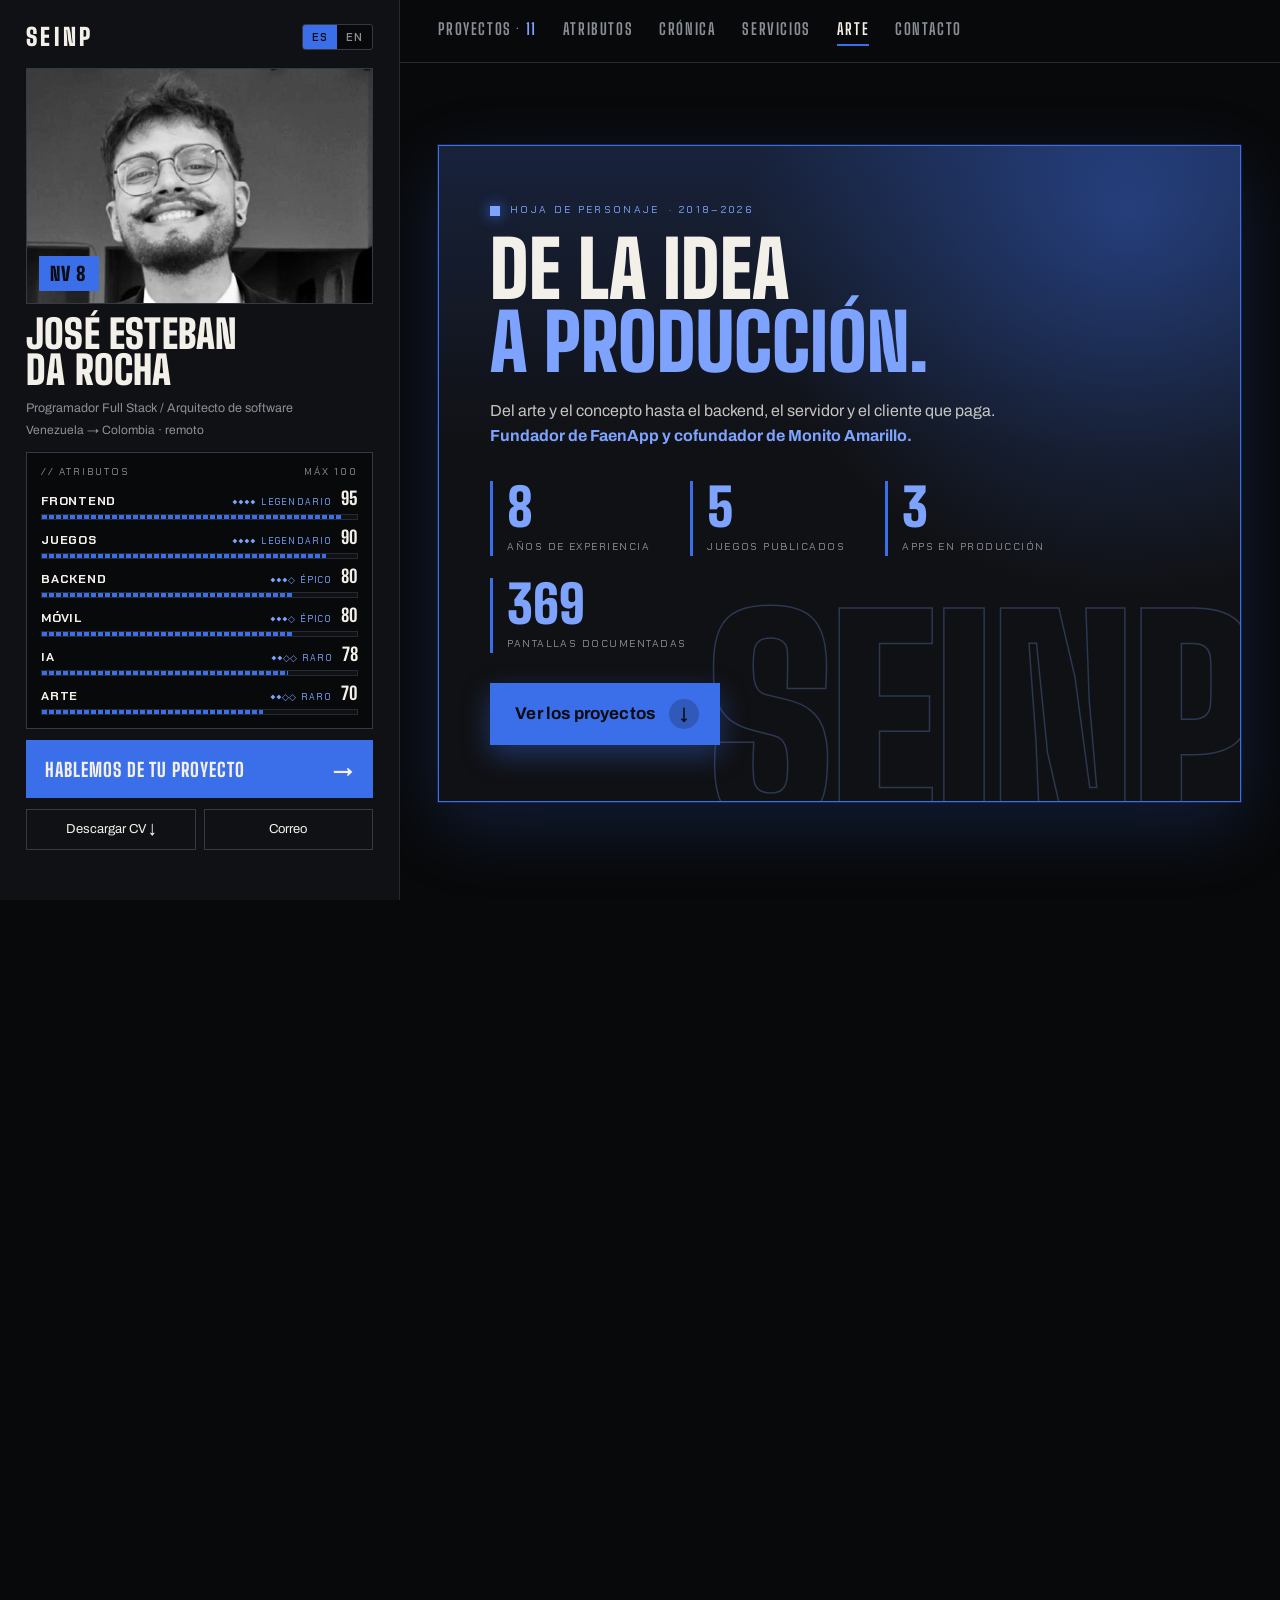
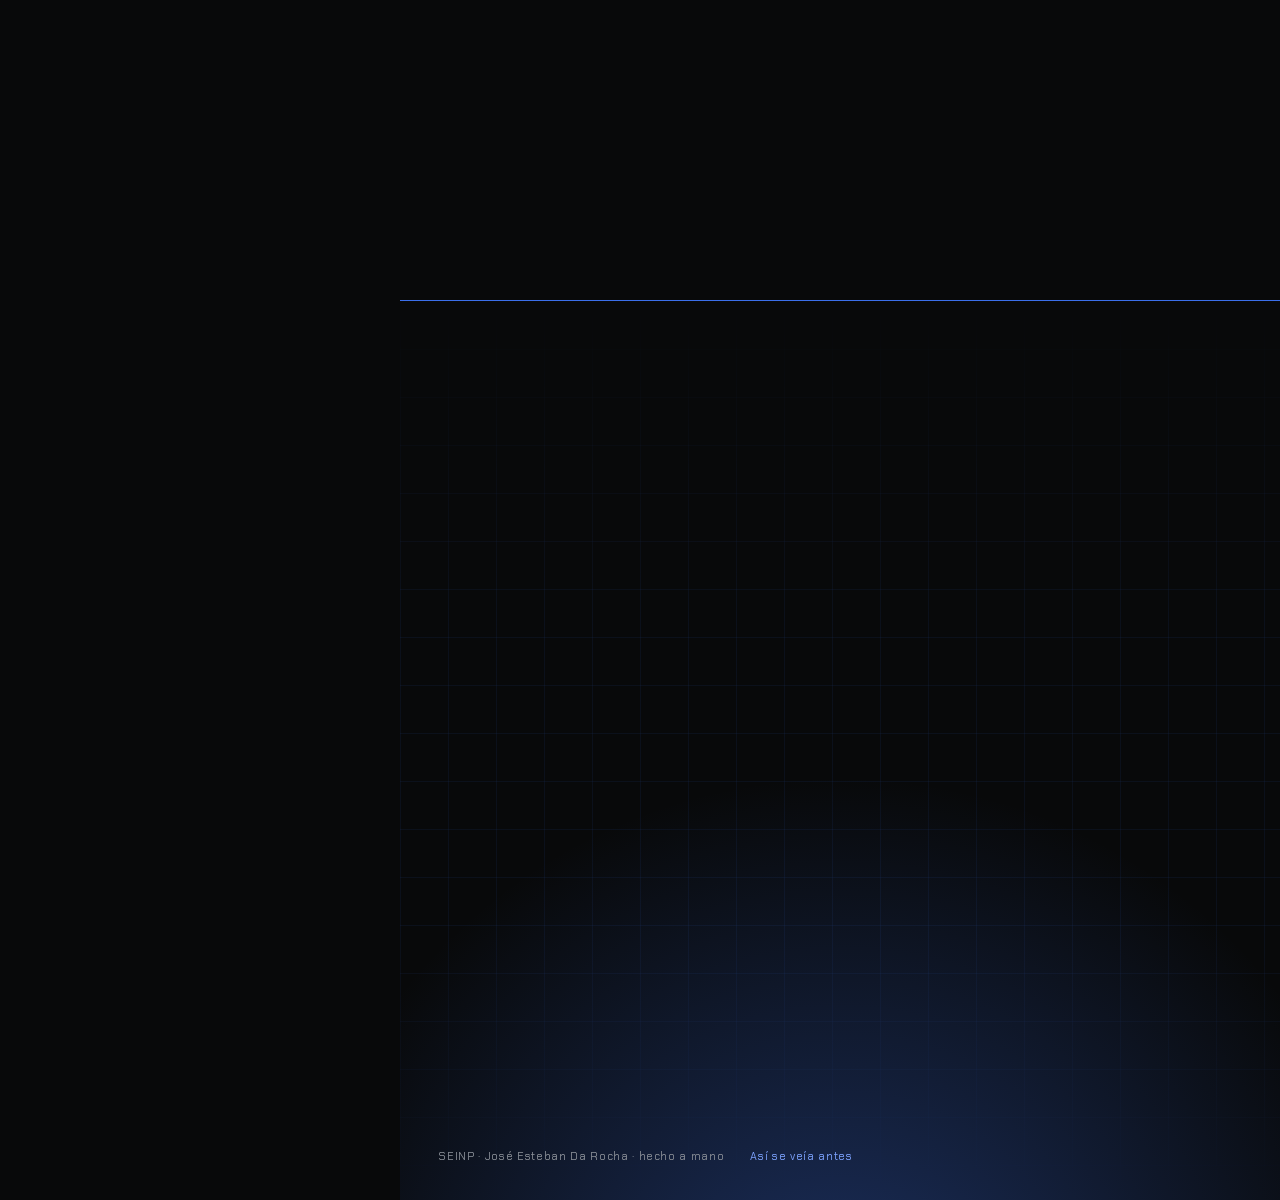
<file: index.html>
<!doctype html>
<html lang="es">
<head>
<meta charset="utf-8">
<meta name="viewport" content="width=device-width, initial-scale=1, viewport-fit=cover">
<title>José Esteban Da Rocha · SEINP</title>
<meta name="description" content="Programador full stack y arquitecto de software. Construyo el producto completo y lo pongo en producción: FaenApp, Stab Your Friends, Monito Amarillo y ocho años de trabajo.">
<meta property="og:title" content="José Esteban Da Rocha · SEINP">
<meta property="og:description" content="Construyo el producto completo y lo pongo en producción.">
<meta property="og:image" content="https://seinp.github.io/assets/img/fotoPerfil.jpg">
<meta name="theme-color" content="#08090A">
<link rel="icon" href="assets/img/ArteDigital/mi logo.png">
<link rel="preconnect" href="https://fonts.googleapis.com">
<link rel="preconnect" href="https://fonts.gstatic.com" crossorigin>
<link rel="stylesheet" href="https://fonts.googleapis.com/css2?family=Big+Shoulders+Display:wght@700;800;900&family=Chakra+Petch:wght@400;500;600;700&family=Archivo:wght@400;500;600;700&display=swap">
<link rel="stylesheet" href="estilo.css">
</head>
<body>

<div class="pagina">

  <!-- ================= LA FICHA (fija a la izquierda) ================= -->
  <aside class="ficha" id="ficha">
    <div class="ficha-cab">
      <a class="logo" href="#arriba">SEINP</a>
      <button class="idioma" id="idioma" type="button" aria-label="Español / English" title="Español / English">
        <span data-idioma="es" class="on">ES</span><span data-idioma="en">EN</span>
      </button>
      <!-- Solo en telefono: abre y cierra el detalle de la ficha -->
      <button class="ficha-toggle" id="ficha-toggle" type="button" aria-expanded="false" aria-controls="ficha-detalle" aria-label="Ver la ficha completa">▾</button>
    </div>

    <figure class="retrato" id="retrato">
      <img src="assets/img/fotoPerfil.jpg" alt="Foto de José Esteban Da Rocha" data-t-alt width="915" height="856">
      <figcaption class="nivel" title="8 años de experiencia">NV 8</figcaption>
    </figure>

    <div class="quien" id="quien">
      <h1 class="nombre">José Esteban<br> Da Rocha</h1>
      <p class="cargo" data-t>Programador Full Stack / Arquitecto de software</p>
      <p class="lugar" data-t>Venezuela → Colombia · remoto</p>
    </div>

    <div class="ficha-detalle" id="ficha-detalle">
      <div class="ficha-detalle-in">
        <section class="atributos" aria-labelledby="atr-titulo">
          <div class="atr-cab"><span id="atr-titulo">// <span data-t>ATRIBUTOS</span></span><span data-t>MÁX 100</span></div>
          <ol class="atr-lista" id="atributos"></ol>
        </section>

        <a class="cta" href="#contacto"><span data-t>Hablemos de tu proyecto</span><span class="flecha" aria-hidden="true">→</span></a>
        <div class="ficha-botones">
          <a href="cv.html"><span data-t>Descargar CV</span> ↓</a>
          <a href="#contacto" data-t>Correo</a>
        </div>
      </div>
    </div>
  </aside>

  <!-- ================= EL CONTENIDO ================= -->
  <main class="contenido" id="arriba">

    <nav class="menu" aria-label="Secciones">
      <a href="#desfile"><span data-t>PROYECTOS</span><span class="menu-n"> · <b id="menu-total">13</b></span></a>
      <a href="#atributos-sec" data-t>ATRIBUTOS</a>
      <a href="#cronica" data-t>CRÓNICA</a>
      <a href="#servicios" data-t>SERVICIOS</a>
      <a href="#arte" data-t>ARTE</a>
      <a href="#contacto" data-t>CONTACTO</a>
    </nav>

    <header class="hero">
      <div class="hero-carta">
        <p class="ojo"><span data-t>HOJA DE PERSONAJE</span> · 2018–2026</p>
        <h2 class="titulo"><span data-t>De la idea</span> <em data-t>a producción.</em></h2>
        <p class="bajada"><span data-t>Del arte y el concepto hasta el backend, el servidor y el cliente que paga.</span> <b data-t>Fundador de FaenApp y cofundador de Monito Amarillo.</b></p>
        <ul class="numeros" id="numeros"></ul>
        <a class="hero-cta" href="#desfile"><span data-t>Ver los proyectos</span><i aria-hidden="true">↓</i></a>
      </div>
    </header>

    <section class="desfile" id="desfile" aria-label="Proyectos">
      <div id="proyectos"></div>
    </section>

    <section class="seccion" id="atributos-sec">
      <div class="sec-cab">
        <h2 class="sec-titulo" data-t>Atributos</h2>
        <span class="sec-nota"><span data-t>Hoja de personaje</span> · <span data-t>NV 8 = 8 años de experiencia</span> · <span data-t>atributos sobre 100</span></span>
      </div>
      <div class="atr-grid" id="atr-grid"></div>
      <div class="formacion" id="formacion"></div>
    </section>

    <section class="seccion" id="cronica">
      <h2 class="sec-titulo"><span data-t>Crónica</span> 2018 — 2026</h2>
      <ol class="cronica" id="cronica-lista"></ol>
    </section>

    <section class="seccion" id="servicios">
      <div class="sec-cab">
        <h2 class="sec-titulo" data-t>Servicios freelance</h2>
        <span class="sec-nota disponible"><i aria-hidden="true"></i><span data-t>Disponible para nuevos proyectos</span></span>
      </div>
      <div class="servicios" id="servicios-lista"></div>
      <a class="cta servicios-cta" href="#contacto"><span><b data-t>¿Empezamos tu proyecto?</b> <span data-t>Cuéntame la idea y te digo cómo lo hacemos.</span></span><span class="flecha" aria-hidden="true">→</span></a>
    </section>

    <section class="seccion" id="arte">
      <h2 class="sec-titulo" data-t>Arte</h2>
      <p class="sec-bajada" data-t>Pixel art, logotipos y mascotas. Sin explicaciones: solo las piezas.</p>
      <div class="galeria" id="galeria"></div>
      <div class="visor" id="visor" hidden><img alt=""><button type="button" class="visor-cerrar" aria-label="Cerrar">×</button></div>
    </section>

    <section class="seccion contacto" id="contacto">
      <div class="contacto-in">
        <p class="ojo"><span data-t>CONTACTO</span></p>
        <h2 class="contacto-titulo"><span data-t>Hablemos de</span> <em data-t>tu proyecto</em></h2>
        <p class="contacto-texto" data-t>Cuéntame qué necesitas y te digo sin rodeos si puedo hacerlo. Web, app, backend, videojuego o automatización con IA.</p>
        <span class="cta-anillo"><a class="cta contacto-cta" id="escribime" href="mailto:SeinpStudio@gmail.com?subject=Hablemos%20de%20mi%20proyecto"><span data-t>Escríbeme</span><span class="flecha" aria-hidden="true">→</span></a></span>
        <div class="correo">
          <span class="correo-k" data-t>o copia el correo</span>
          <code id="correo-texto">SeinpStudio@gmail.com</code>
          <button type="button" id="copiar" data-t>Copiar</button>
        </div>
        <ul class="redes" id="redes"></ul>
      </div>
    </section>

    <footer class="pie">
      <span>SEINP · José Esteban Da Rocha · <span data-t>hecho a mano</span></span>
      <a href="antes/" data-t>Así se veía antes</a>
    </footer>

  </main>
</div>

<script src="datos.js"></script>
<script src="textos.js"></script>
<script src="app.js"></script>
</body>
</html>
</file>
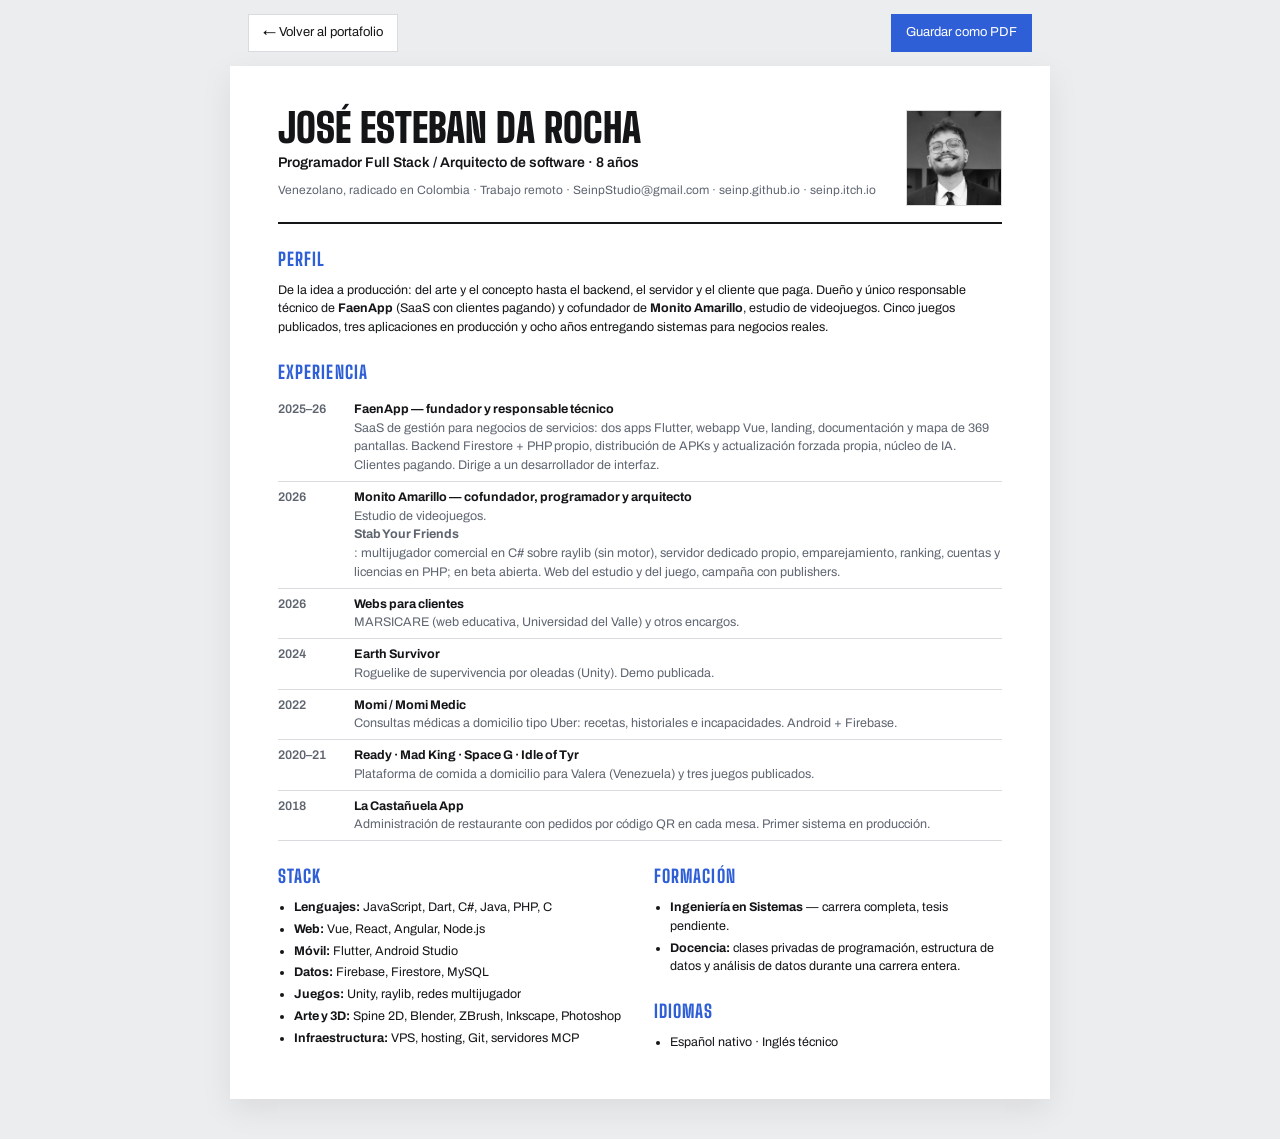
<file: cv.html>
<!doctype html>
<html lang="es">
<head>
<meta charset="utf-8">
<meta name="viewport" content="width=device-width, initial-scale=1">
<title>CV · José Esteban Da Rocha</title>
<meta name="robots" content="noindex">
<link rel="preconnect" href="https://fonts.googleapis.com">
<link rel="stylesheet" href="https://fonts.googleapis.com/css2?family=Big+Shoulders+Display:wght@800;900&family=Archivo:wght@400;500;600;700&display=swap">
<style>
  :root{ --tinta:#141517; --tenue:#5F6570; --linea:#D9DBDF; --cobalto:#2F5FD6; }
  *{ box-sizing:border-box; }
  body{ margin:0; background:#ECEDEF; color:var(--tinta); font-family:"Archivo", Helvetica, Arial, sans-serif; font-size:12.5px; line-height:1.5; }
  .barra{ display:flex; justify-content:space-between; align-items:center; gap:12px; max-width:820px; margin:0 auto; padding:14px 18px; }
  .barra a, .barra button{ font:inherit; font-size:13px; color:var(--tinta); background:#fff; border:1px solid var(--linea); padding:8px 14px; cursor:pointer; text-decoration:none; }
  .barra button{ background:var(--cobalto); color:#fff; border-color:var(--cobalto); }
  .hoja{ background:#fff; max-width:820px; margin:0 auto 40px; padding:44px 48px; box-shadow:0 10px 30px rgba(0,0,0,.08); }
  header{ display:grid; grid-template-columns:1fr 96px; gap:20px; align-items:start; border-bottom:2px solid var(--tinta); padding-bottom:16px; }
  h1{ margin:0; font-family:"Big Shoulders Display", Impact, sans-serif; font-weight:900; font-size:40px; line-height:.92; text-transform:uppercase; }
  .cargo{ margin:6px 0 0; font-weight:600; font-size:14px; }
  .datos{ margin:8px 0 0; color:var(--tenue); font-size:12px; }
  header img{ width:96px; height:96px; object-fit:cover; filter:grayscale(1); border:1px solid var(--linea); }
  h2{ margin:22px 0 8px; font-family:"Big Shoulders Display", Impact, sans-serif; font-weight:800; font-size:18px; letter-spacing:.06em; text-transform:uppercase; color:var(--cobalto); }
  p{ margin:0 0 6px; }
  .fila{ display:grid; grid-template-columns: 64px 1fr; gap:12px; padding:6px 0; border-bottom:1px solid var(--linea); }
  .fila b{ display:block; }
  .fila span{ color:var(--tenue); }
  .fila .anio{ font-weight:600; color:var(--tenue); font-variant-numeric:tabular-nums; }
  .dos{ display:grid; grid-template-columns:1fr 1fr; gap:0 28px; }
  ul{ margin:0; padding-left:16px; }
  li{ margin-bottom:3px; }
  @media print{ body{ background:#fff; } .barra{ display:none; } .hoja{ box-shadow:none; margin:0; max-width:none; padding:0; } @page{ margin:14mm; } }
  @media (max-width:600px){ .hoja{ padding:24px 20px; } header{ grid-template-columns:1fr; } .dos{ grid-template-columns:1fr; } }
</style>
</head>
<body>
<div class="barra">
  <a href="./">← Volver al portafolio</a>
  <button type="button" onclick="window.print()">Guardar como PDF</button>
</div>

<article class="hoja">
  <header>
    <div>
      <h1>José Esteban Da Rocha</h1>
      <p class="cargo">Programador Full Stack / Arquitecto de software · 8 años</p>
      <p class="datos">Venezolano, radicado en Colombia · Trabajo remoto · SeinpStudio@gmail.com · seinp.github.io · seinp.itch.io</p>
    </div>
    <img src="assets/img/fotoPerfil.jpg" alt="">
  </header>

  <h2>Perfil</h2>
  <p>De la idea a producción: del arte y el concepto hasta el backend, el servidor y el cliente que paga. Dueño y único responsable técnico de <b>FaenApp</b> (SaaS con clientes pagando) y cofundador de <b>Monito Amarillo</b>, estudio de videojuegos. Cinco juegos publicados, tres aplicaciones en producción y ocho años entregando sistemas para negocios reales.</p>

  <h2>Experiencia</h2>
  <div class="fila"><span class="anio">2025–26</span><div><b>FaenApp — fundador y responsable técnico</b><span>SaaS de gestión para negocios de servicios: dos apps Flutter, webapp Vue, landing, documentación y mapa de 369 pantallas. Backend Firestore + PHP propio, distribución de APKs y actualización forzada propia, núcleo de IA. Clientes pagando. Dirige a un desarrollador de interfaz.</span></div></div>
  <div class="fila"><span class="anio">2026</span><div><b>Monito Amarillo — cofundador, programador y arquitecto</b><span>Estudio de videojuegos. <b>Stab Your Friends</b>: multijugador comercial en C# sobre raylib (sin motor), servidor dedicado propio, emparejamiento, ranking, cuentas y licencias en PHP; en beta abierta. Web del estudio y del juego, campaña con publishers.</span></div></div>
  <div class="fila"><span class="anio">2026</span><div><b>Webs para clientes</b><span>MARSICARE (web educativa, Universidad del Valle) y otros encargos.</span></div></div>
  <div class="fila"><span class="anio">2024</span><div><b>Earth Survivor</b><span>Roguelike de supervivencia por oleadas (Unity). Demo publicada.</span></div></div>
  <div class="fila"><span class="anio">2022</span><div><b>Momi / Momi Medic</b><span>Consultas médicas a domicilio tipo Uber: recetas, historiales e incapacidades. Android + Firebase.</span></div></div>
  <div class="fila"><span class="anio">2020–21</span><div><b>Ready · Mad King · Space G · Idle of Tyr</b><span>Plataforma de comida a domicilio para Valera (Venezuela) y tres juegos publicados.</span></div></div>
  <div class="fila"><span class="anio">2018</span><div><b>La Castañuela App</b><span>Administración de restaurante con pedidos por código QR en cada mesa. Primer sistema en producción.</span></div></div>

  <div class="dos">
    <div>
      <h2>Stack</h2>
      <ul>
        <li><b>Lenguajes:</b> JavaScript, Dart, C#, Java, PHP, C</li>
        <li><b>Web:</b> Vue, React, Angular, Node.js</li>
        <li><b>Móvil:</b> Flutter, Android Studio</li>
        <li><b>Datos:</b> Firebase, Firestore, MySQL</li>
        <li><b>Juegos:</b> Unity, raylib, redes multijugador</li>
        <li><b>Arte y 3D:</b> Spine 2D, Blender, ZBrush, Inkscape, Photoshop</li>
        <li><b>Infraestructura:</b> VPS, hosting, Git, servidores MCP</li>
      </ul>
    </div>
    <div>
      <h2>Formación</h2>
      <ul>
        <li><b>Ingeniería en Sistemas</b> — carrera completa, tesis pendiente.</li>
        <li><b>Docencia:</b> clases privadas de programación, estructura de datos y análisis de datos durante una carrera entera.</li>
      </ul>
      <h2>Idiomas</h2>
      <ul>
        <li>Español nativo · Inglés técnico</li>
      </ul>
    </div>
  </div>
</article>
</body>
</html>
</file>
<file: estilo.css>
/* seinp.github.io — "Ficha lateral" (Propuesta 7 de Claude Design, paleta cobalto).
   Ficha de personaje fija a la izquierda; a la derecha desfilan los proyectos.
   Mundo unico oscuro: negro neutro, luz hueso, cobalto como unico color. */

:root{
  --sala:    #08090A;   /* fondo de la pagina */
  --muro:    #101114;   /* paneles */
  --obra:    #17191D;   /* tarjetas */
  --linea:   #262B33;
  --linea-2: #333A45;
  --luz:     #F3F0EA;   /* texto */
  --tenue:   #8B9098;
  --cobalto: #3B6FEA;
  --cobalto-claro: #7DA3FF;
  --cobalto-tinta: #0A0C10;

  --display: "Big Shoulders Display", "Archivo Narrow", Impact, sans-serif;
  --datos:   "Chakra Petch", "IBM Plex Mono", ui-monospace, monospace;
  --cuerpo:  "Archivo", "Helvetica Neue", Helvetica, Arial, sans-serif;

  --ficha-ancho: 400px;
  --gut: clamp(18px, 3vw, 44px);
  color-scheme: dark;
}

*{ box-sizing:border-box; }
html{ scroll-behavior:smooth; background:var(--sala); }
body{ margin:0; background:var(--sala); color:var(--luz); font-family:var(--cuerpo); font-size:15px; line-height:1.6; -webkit-font-smoothing:antialiased; }
img{ max-width:100%; display:block; }
a{ color:var(--cobalto-claro); text-decoration:none; }
a:hover{ color:#fff; }
:focus-visible{ outline:2px solid var(--cobalto-claro); outline-offset:3px; }
button{ font-family:inherit; }

.pagina{ display:grid; grid-template-columns: var(--ficha-ancho) minmax(0,1fr); min-height:100vh; }

/* ================= FICHA ================= */
/* La ficha entera tiene que caber en la pantalla SIN scroll: todo lo que mide alto va en vh. */
.ficha{
  position:sticky; top:0; height:100vh; overflow-y:auto; overscroll-behavior:contain;
  background:var(--muro); border-right:1px solid var(--linea);
  padding: clamp(14px, 2vh, 22px) 26px clamp(14px, 2vh, 24px); display:flex; flex-direction:column; gap: clamp(7px, 1.3vh, 14px);
  scrollbar-width:thin; scrollbar-color: var(--linea-2) transparent;
}
.ficha-cab{ display:flex; align-items:center; justify-content:space-between; }
/* En escritorio los envoltorios no existen para el layout: la ficha sigue siendo una columna. */
.quien, .ficha-detalle, .ficha-detalle-in{ display:contents; }
.ficha-toggle{ display:none; }
.logo{ font-family:var(--display); font-weight:900; font-size:24px; letter-spacing:.14em; color:var(--luz); }
.idioma{ display:flex; border:1px solid var(--linea-2); background:var(--sala); padding:0; cursor:pointer; border-radius:3px; overflow:hidden; }
.idioma span{ font-family:var(--datos); font-size:11px; font-weight:600; letter-spacing:.1em; padding:5px 9px; color:var(--tenue); }
.idioma span.on{ background:var(--cobalto); color:var(--cobalto-tinta); }

.retrato{ margin:0; position:relative; background:#000; border:1px solid var(--linea-2); }
.retrato img{ width:100%; height: clamp(130px, 26vh, 300px); object-fit:cover; object-position: center 22%; filter:grayscale(1) contrast(1.08); }
.nivel{ position:absolute; left:12px; bottom:12px; background:var(--cobalto); color:var(--cobalto-tinta); font-family:var(--display); font-weight:900; font-size:19px; letter-spacing:.06em; padding:3px 11px 2px; }

.nombre{ margin:0; font-family:var(--display); font-weight:900; font-size: clamp(28px, 4.4vh, 40px); line-height:.92; text-transform:uppercase; letter-spacing:.005em; }
.cargo{ margin:0; font-size:12.5px; color:var(--tenue); line-height:1.35; }
.lugar{ margin: calc(-1 * clamp(4px, 1vh, 8px)) 0 0; font-size:12px; color:var(--tenue); }

.atributos{ border:1px solid var(--linea-2); background:var(--sala); padding: clamp(8px, 1.2vh, 12px) 14px clamp(9px, 1.4vh, 14px); }
.atr-cab{ display:flex; justify-content:space-between; font-family:var(--datos); font-size:10px; letter-spacing:.2em; text-transform:uppercase; color:var(--tenue); margin-bottom: clamp(6px, 1vh, 10px); }
.atr-lista{ list-style:none; margin:0; padding:0; display:flex; flex-direction:column; gap: clamp(4px, .9vh, 9px); }
.atr{ display:grid; grid-template-columns: 1fr auto auto; grid-template-areas: "nom rar val" "bar bar bar"; column-gap:9px; row-gap:3px; align-items:baseline; }
.atr .nom{ grid-area:nom; font-family:var(--datos); font-weight:700; font-size:12.5px; letter-spacing:.06em; text-transform:uppercase; }
.atr .rar{ grid-area:rar; font-family:var(--datos); font-size:9px; letter-spacing:.14em; color:var(--cobalto-claro); text-transform:uppercase; }
.atr .rar i{ font-style:normal; letter-spacing:0; margin-right:5px; }
.atr .val{ grid-area:val; font-family:var(--display); font-weight:800; font-size:18px; line-height:1; color:var(--luz); font-variant-numeric:tabular-nums; }
.atr .bar{ grid-area:bar; height:6px; background:var(--muro); border:1px solid var(--linea); position:relative; overflow:hidden; }
.atr .bar i{ position:absolute; inset:0 auto 0 0; background: repeating-linear-gradient(90deg, var(--cobalto) 0 5px, transparent 5px 7px); }

.cta{ display:flex; align-items:center; justify-content:space-between; gap:12px; background:var(--cobalto); color:var(--cobalto-tinta); font-family:var(--display); font-weight:800; font-size:19px; letter-spacing:.05em; text-transform:uppercase; padding: clamp(9px, 1.4vh, 14px) 18px clamp(8px, 1.2vh, 12px); border:1px solid var(--cobalto); }
.cta:hover{ background:var(--cobalto-claro); color:var(--cobalto-tinta); }
.ficha .cta, .ficha .cta:hover{ color:var(--luz); }   /* letra blanca en el CTA de la ficha, pedido de Esteban */
.cta .flecha{ font-family:var(--cuerpo); font-size:20px; }
.ficha-botones{ display:grid; grid-template-columns:1fr 1fr; gap:8px; }
.ficha-botones a{ text-align:center; border:1px solid var(--linea-2); color:var(--luz); font-size:13px; padding: clamp(6px, 1vh, 9px) 8px; }
.ficha-botones a:hover{ border-color:var(--luz); }

/* ================= CONTENIDO ================= */
.contenido{ min-width:0; }
.menu{ position:sticky; top:0; z-index:20; display:flex; gap:26px; padding:16px var(--gut); background:var(--sala); border-bottom:1px solid var(--linea); overflow-x:auto; scrollbar-width:none; }
.menu::-webkit-scrollbar{ display:none; }
.menu a{ font-family:var(--display); font-weight:700; font-size:16px; letter-spacing:.1em; color:var(--tenue); white-space:nowrap; padding-bottom:2px; border-bottom:2px solid transparent; }
.menu a:hover, .menu a.activo{ color:var(--luz); border-bottom-color:var(--cobalto); }
.menu a b{ color:var(--cobalto-claro); font-weight:700; }

/* ---------- INTRO: la hoja de personaje se carga (cortina a pantalla completa, ~2 s) ---------- */
html.con-intro{ overflow:hidden; }
#intro{ position:fixed; inset:0; z-index:400; background: radial-gradient(900px circle at 50% 120%, rgba(59,111,234,.32), rgba(59,111,234,0) 60%), var(--sala); display:flex; align-items:center; justify-content:center; overflow:hidden; }
#intro::before{ content:""; position:absolute; inset:0; pointer-events:none; opacity:.35;
  background-image: linear-gradient(rgba(59,111,234,.22) 1px, transparent 1px), linear-gradient(90deg, rgba(59,111,234,.22) 1px, transparent 1px); background-size: 48px 48px;
  -webkit-mask-image: radial-gradient(circle at 50% 50%, #000 20%, transparent 75%); mask-image: radial-gradient(circle at 50% 50%, #000 20%, transparent 75%); }
#intro::after{ content:""; position:absolute; left:0; right:0; top:-10%; height:10%; pointer-events:none; background: linear-gradient(180deg, rgba(125,163,255,0), rgba(125,163,255,.35), rgba(125,163,255,0)); animation: intro-escaneo 1.6s linear infinite; }
@keyframes intro-escaneo{ to{ top:110%; } }
.intro-in{ position:relative; display:flex; flex-direction:column; align-items:center; gap:18px; padding:0 24px; animation: intro-entra .6s cubic-bezier(.2,.8,.2,1) both; }
@keyframes intro-entra{ from{ opacity:0; transform:translateY(16px) scale(.98); } }
.intro-marca{ position:relative; font-family:var(--display); font-weight:900; font-size: clamp(96px, 18vw, 240px); line-height:.9; letter-spacing:-.02em; color:transparent;
  -webkit-text-stroke:1.5px rgba(125,163,255,.45); background: linear-gradient(90deg, var(--cobalto-claro) 0 50%, transparent 50% 100%); background-size: 200% 100%; background-position: 100% 0;
  -webkit-background-clip:text; background-clip:text; animation: intro-relleno 1.35s cubic-bezier(.2,.8,.2,1) .15s both; }
@keyframes intro-relleno{ to{ background-position: 0 0; } }
.intro-nv{ position:absolute; right:-.1em; top:-.12em; font-size: clamp(14px, 2vw, 22px); line-height:1; letter-spacing:.04em; -webkit-text-stroke:0; color:var(--cobalto-tinta); -webkit-text-fill-color:var(--cobalto-tinta); background:var(--cobalto); -webkit-background-clip:border-box; background-clip:border-box; padding:.35em .55em .3em; transform:scale(0) rotate(-8deg); }
#intro.completa .intro-nv{ animation: intro-sello .45s cubic-bezier(.3,1.6,.5,1) forwards; }
@keyframes intro-sello{ to{ transform:scale(1) rotate(-8deg); } }
.intro-barra{ width: min(420px, 70vw); height:10px; background:var(--muro); border:1px solid var(--linea-2); position:relative; overflow:hidden; }
.intro-barra i{ position:absolute; inset:0 auto 0 0; width:0; background: repeating-linear-gradient(90deg, var(--cobalto) 0 7px, transparent 7px 9px); box-shadow:0 0 14px rgba(59,111,234,.7); }
.intro-texto{ display:flex; align-items:center; gap:8px; font-family:var(--datos); font-size:11px; letter-spacing:.24em; text-transform:uppercase; color:var(--tenue); }
.intro-texto::before{ content:""; width:9px; height:9px; background:var(--cobalto-claro); box-shadow:0 0 12px var(--cobalto); animation: late-ojo 1.2s ease-in-out infinite; }
.intro-texto b{ color:var(--cobalto-claro); font-weight:700; font-variant-numeric:tabular-nums; min-width:3ch; text-align:right; }
/* salida: la cortina sube con la linea de barrido de las diapositivas */
#intro.fuera{ animation: intro-sale .6s cubic-bezier(.7,0,.3,1) forwards; }
#intro.fuera .intro-in{ animation: intro-in-sale .35s ease-in forwards; }
@keyframes intro-sale{ to{ transform:translateY(-100%); } }
@keyframes intro-in-sale{ to{ opacity:0; transform:translateY(-24px); } }
#intro.fuera::after{ animation:none; top:auto; bottom:-2px; height:3px; background:var(--cobalto-claro); box-shadow:0 0 24px 6px rgba(59,111,234,.8); }

/* ---------- la portada: una carta cobalto como las del desfile, con brillo, marca de agua y boton ---------- */
.hero{ padding: clamp(24px,4vw,44px) var(--gut) clamp(24px,4vw,44px); }
.hero-carta{ position:relative; overflow:hidden; padding: clamp(28px,4.4vw,64px) clamp(24px,4vw,60px); border:1px solid var(--cobalto);
  background: linear-gradient(180deg, rgba(59,111,234,.18), rgba(59,111,234,0) 46%), var(--muro);
  box-shadow: 0 0 0 1px rgba(59,111,234,.22), 0 24px 70px rgba(59,111,234,.2); }
/* brillo cobalto arriba a la derecha y "SEINP" gigante en trazo como marca de agua */
.hero-carta::before{ content:""; position:absolute; inset:0; pointer-events:none;
  background: radial-gradient(640px circle at var(--mx,86%) var(--my,10%), rgba(59,111,234,.4), rgba(59,111,234,0) 60%); }
.hero-carta::after{ content:"SEINP"; position:absolute; right:-.04em; bottom:-.2em; pointer-events:none; font-family:var(--display); font-weight:900;
  font-size: clamp(120px, 21vw, 300px); line-height:1; letter-spacing:-.02em; color:transparent; -webkit-text-stroke:1.5px rgba(125,163,255,.26); }
.hero-carta > *{ position:relative; z-index:1; }
.ojo{ margin:0 0 14px; font-family:var(--datos); font-size:10.5px; letter-spacing:.22em; text-transform:uppercase; color:var(--cobalto-claro); display:flex; align-items:center; gap:10px; }
.ojo::before{ content:""; width:10px; height:10px; background:var(--cobalto-claro); box-shadow:0 0 14px var(--cobalto); animation: late-ojo 1.6s ease-in-out infinite; }
@keyframes late-ojo{ 0%,100%{ opacity:1; transform:scale(1); } 50%{ opacity:.55; transform:scale(.8); } }
.titulo{ margin:0; font-family:var(--display); font-weight:900; font-size: clamp(38px, 6.2vw, 78px); line-height:.94; text-transform:uppercase; max-width:18ch; text-wrap:balance; }
.titulo em{ font-style:normal; color:var(--cobalto-claro); }
.bajada b{ color:var(--cobalto-claro); font-weight:700; }
.bajada{ margin:18px 0 0; max-width:58ch; color:rgba(243,240,234,.8); font-size:16px; }
.numeros{ list-style:none; margin:32px 0 0; padding:0; display:flex; flex-wrap:wrap; gap:22px 40px; }
.numeros li{ display:flex; flex-direction:column; padding-left:14px; border-left:3px solid var(--cobalto); }
.numeros b{ font-family:var(--display); font-weight:900; font-size:52px; line-height:1; font-variant-numeric:tabular-nums; color:var(--cobalto-claro); }
.numeros span{ font-family:var(--datos); font-size:10.5px; letter-spacing:.14em; text-transform:uppercase; color:var(--tenue); margin-top:6px; }
/* boton al desfile: cobalto, con barrido de luz al pasar el mouse (como el de las cartas) */
.hero-cta{ position:relative; overflow:hidden; display:inline-flex; align-items:center; gap:14px; margin-top:30px; padding:15px 20px 15px 24px; background:var(--cobalto); color:var(--cobalto-tinta);
  font-family:var(--cuerpo); font-weight:700; font-size:17px; letter-spacing:.01em; border:1px solid var(--cobalto); box-shadow: 0 10px 28px rgba(59,111,234,.38); animation: flota-cta 3.4s ease-in-out infinite; }
.hero-cta i{ font-style:normal; display:inline-flex; align-items:center; justify-content:center; width:30px; height:30px; border-radius:50%; background:rgba(10,12,16,.22); font-size:16px; }
@media (hover:hover){ .hero-cta:hover{ background:var(--cobalto-claro); border-color:var(--cobalto-claro); } }
@keyframes flota-cta{ 0%,100%{ transform:translateY(0); } 50%{ transform:translateY(-4px); } }
@media (prefers-reduced-motion: reduce){ .hero-cta, .ojo::before{ animation:none !important; } }

/* ---------- desfile ---------- */
.proyecto{ display:grid; grid-template-columns: 1fr 1fr; gap: clamp(20px,3vw,40px); align-items:center; padding: clamp(24px,3.6vw,44px) var(--gut); border-bottom:1px solid var(--linea); }
.proyecto.der .texto{ order:2; }
.proyecto .texto, .proyecto .imagen{ min-width:0; }
.proyecto .link span{ overflow-wrap:anywhere; }
/* ---------- las filas del desfile: de a dos cartas (FaenApp + Stab, Earth Survivor + Space G...) o una grande sola ---------- */
.fila-cartas{ display:grid; grid-template-columns: 1fr; gap:22px; padding: clamp(24px,3.6vw,44px) var(--gut); border-bottom:1px solid var(--linea); }
.fila-cartas.dos{ grid-template-columns: 1fr 1fr; }
.fila-cartas.tres{ grid-template-columns: 1fr 1fr 1fr; gap:18px; }
/* ---------- la carta: dos caras, flota sola (B2), se inclina con el mouse y gira al clic (A3) ---------- */
/* --borde: el color de cada proyecto, sacado de sus capturas (datos.js → color) */
.proyecto.carta-p{ --borde: var(--cobalto); position:relative; display:block; padding:0; border:0; background:none; box-shadow:none; perspective:1500px; }
.carta-p .flotante{ animation: flota-carta 4s ease-in-out infinite; will-change:transform; }
@keyframes flota-carta{ 0%,100%{ transform:translateY(0) rotate(-.3deg); } 50%{ transform:translateY(-9px) rotate(.3deg); } }
.carta-p .carta{ display:grid; transform-style:preserve-3d; will-change:transform; cursor:pointer; transition:transform .16s ease-out; outline:none; }
.carta-p .carta:focus-visible .frente{ outline:2px solid var(--luz); outline-offset:4px; }
.carta-p .cara{ grid-area:1 / 1; position:relative; backface-visibility:hidden; -webkit-backface-visibility:hidden; overflow:hidden;
  display:flex; flex-direction:column; align-items:stretch; gap:16px; padding:30px 26px 28px; border:1px solid var(--borde);
  background: linear-gradient(180deg, color-mix(in srgb, var(--borde) 12%, transparent), transparent 38%), var(--muro);
  box-shadow: 0 0 0 1px color-mix(in srgb, var(--borde) 22%, transparent), 0 24px 60px color-mix(in srgb, var(--borde) 14%, transparent); }
.carta-p .dorso{ transform:rotateY(180deg); }
/* brillo que sigue al mouse (se apaga mientras gira) */
.carta-p .cara::after{ content:""; position:absolute; inset:0; pointer-events:none; opacity:0; transition:opacity .25s;
  background: radial-gradient(460px circle at var(--mx,50%) var(--my,50%), rgba(255,255,255,.07), transparent 60%); }
@media (hover:hover){ .proyecto.carta-p:hover .cara::after{ opacity:1; } .proyecto.carta-p.girando .cara::after{ opacity:0; } }

/* STAB: borde "corriente" con los colores de YOUR FRIENDS y de los personajes, fluyendo a lo largo del marco */
@property --pos{ syntax:"<percentage>"; inherits:false; initial-value:0%; }
.proyecto.carta-p.arcoiris .cara{ border:2px solid transparent; box-shadow: 0 0 0 1px rgba(255,255,255,.06), 0 24px 60px rgba(59,111,234,.14);
  background:
    linear-gradient(180deg, rgba(59,111,234,.12), rgba(59,111,234,0) 38%) padding-box,
    linear-gradient(var(--muro), var(--muro)) padding-box,
    linear-gradient(90deg, #FF4D4D, #FFA23A, #FFE94D, #5CE07A, #4DA6FF, #B36BFF, #FF5CB8, #FF4D4D) border-box;
  background-size: 100% 100%, 100% 100%, 300% 100%; background-position: 0 0, 0 0, var(--pos) 0;
  animation: fluye-borde 4s linear infinite; }
@keyframes fluye-borde{ to{ --pos:-300%; } }
/* MONITO: el mismo borde corriente pero dorado, con los amarillos del logo */
.proyecto.carta-p.dorado .cara{ border:2px solid transparent; box-shadow: 0 0 0 1px rgba(255,255,255,.06), 0 24px 60px rgba(245,196,8,.12);
  background:
    linear-gradient(180deg, rgba(245,196,8,.10), rgba(245,196,8,0) 38%) padding-box,
    linear-gradient(var(--muro), var(--muro)) padding-box,
    linear-gradient(90deg, #794100, #B87F00, #F5C408, #FFEBA3, #F5C408, #B87F00, #794100) border-box;
  background-size: 100% 100%, 100% 100%, 300% 100%; background-position: 0 0, 0 0, var(--pos) 0;
  animation: fluye-borde 4s linear infinite; }
/* Monito: el titulo en texto amarillo (mas o menos grande) y las palabras clave de la descripcion en ambar */
.proyecto.carta-p.dorado h3{ color:#F5C408; font-size: clamp(36px, 4.2vw, 64px); }
.proyecto.carta-p.dorado .desc b{ color:#F5A524; }
.proyecto.carta-p.dorado .link{ background:#ECBA07; border-color:#ECBA07; box-shadow:0 10px 28px rgba(236,186,7,.38); }
.proyecto.carta-p.dorado .link:hover{ background:#F5D04A; border-color:#F5D04A; }
@media (prefers-reduced-motion: reduce){ .proyecto.carta-p.arcoiris .cara, .proyecto.carta-p.dorado .cara{ animation:none; } }

/* frente, linea 1: el logo centrado en los dos primeros tercios, el sello centrado en el tercio derecho */
.carta-p .cab-d{ display:grid; grid-template-columns: minmax(0,1.25fr) minmax(0,1fr); gap:10px; align-items:center; height:136px; padding-left:4px; }
.carta-p .cab-d .logo{ justify-self:center; height:96px; width:auto; max-width:92%; object-fit:contain; object-position:center; }
.carta-p .cab-d .logo.pixel{ image-rendering:pixelated; height:136px; }
.carta-p .cab-d .nombre-c{ justify-self:center; min-width:0; max-width:100%; margin:0; font-family:var(--display); font-weight:900; font-size: clamp(26px,2.6vw,44px); line-height:.94; text-transform:uppercase; text-align:center; text-wrap:balance; }
.carta-p .cab-d .sello{ justify-self:center; background:transparent; color:var(--cobalto-claro); border:1px solid var(--cobalto); font-family:var(--datos); font-size:10px; font-weight:600; letter-spacing:.22em; text-transform:uppercase; padding:6px 10px 6px 12px; text-align:center; max-width:100%; }
/* sin logo: el titulo manda. Sello chico arriba a la izquierda y el nombre grande, del color de la carta */
.carta-p .cab-d.sin-logo{ display:flex; flex-direction:column; align-items:flex-start; justify-content:flex-end; gap:10px; height:auto; min-height:104px; padding-left:0; }
.carta-p .cab-d.sin-logo .sello{ order:-1; align-self:flex-start; white-space:nowrap; line-height:1.2; }
.carta-p .cab-d.sin-logo .nombre-c{ text-align:left; font-size: clamp(38px, 3.9vw, 62px); line-height:.9; letter-spacing:-.01em; color: color-mix(in srgb, var(--borde) 70%, #fff); }
.proyecto.carta-p.dorado .cab-d .nombre-c{ color:#F5C408; }
/* con logo: en PC manda el logo y el titulo queda solo para lectores de pantalla */
.carta-p .cab-d.con-logo .nombre-c{ position:absolute; width:1px; height:1px; overflow:hidden; clip:rect(0 0 0 0); white-space:nowrap; margin:0; }
/* la imagen ocupa el hueco que quede en la carta (asi Space G no queda con aire vacio) */
.carta-p .frente .imagen{ flex:1 1 auto; min-height:0; display:flex; flex-direction:column; justify-content:center; }
.carta-p .frente .imagen:not(.carrusel) img{ object-fit:contain; width:auto; max-width:100%; align-self:center; }
@media (max-width: 1180px){ .carta-p .cab-d{ height:104px; } .carta-p .cab-d .logo{ height:72px; } .carta-p .cab-d .logo.pixel{ height:102px; } }
.carta-p .linea2{ display:flex; flex-wrap:wrap; align-items:center; gap:8px 8px; font-family:var(--datos); font-size:11px; letter-spacing:.12em; text-transform:uppercase; color:var(--tenue); }
.carta-p .linea2 .anio{ color:var(--luz); font-weight:600; }
.carta-p .linea2 .tipo, .carta-p .linea2 .rar{ border:1px solid var(--linea-2); padding:2px 8px; }
.carta-p .linea2 .rar{ font-size:9.5px; }
.carta-p .linea2 .rar i{ font-style:normal; color:var(--cobalto-claro); margin-right:6px; letter-spacing:0; }
.carta-p .linea2 .n{ color:var(--cobalto-claro); font-weight:600; }
.carta-p .linea2 .sep{ width:1px; height:18px; background:var(--linea-2); margin:0 4px; }
.carta-p .linea2 .tec{ margin:0; }
.carta-p .linea2 .tec li{ background:transparent; }
.carta-p .linea2 .rol{ margin:0; text-transform:none; letter-spacing:0; font-family:var(--cuerpo); font-size:12.5px; }
.carta-p .imagen{ margin-top:2px; }
.carta-p .pista{ text-align:center; font-family:var(--datos); font-size:10px; letter-spacing:.18em; text-transform:uppercase; color:var(--tenue); margin-top:auto; padding-top:6px; }
/* el boton siempre abajo del todo, en las dos caras */
.proyecto.carta-p .frente .link{ margin-top:0; }

/* ---------- la carta grande sola (Momi, Tyr, Mad King, La Castañuela): una cara, sin giro al clic, marco cobalto ---------- */
/* --boton: el color del boton del link (datos.js → boton); el marco queda neutro */
.proyecto.carta-p.sola{ --boton: var(--cobalto); }
.proyecto.carta-p.sola .carta{ cursor:default; }
/* el marco de la carta sola es el mismo de las demas cartas (var(--borde) → cobalto por datos.js) */
.proyecto.carta-p.sola .frente{ display:grid; grid-template-columns: minmax(0,1fr) minmax(0,1.15fr); gap: clamp(24px,4vw,64px); align-items:center; padding: clamp(24px,4vw,56px); }
.proyecto.carta-p.sola h3{ font-size: clamp(40px,5.6vw,84px); }
.proyecto.carta-p.sola .desc{ font-size: clamp(15px,1.2vw,17px); }
.proyecto.carta-p.sola .imagen img, .proyecto.carta-p.sola .imagen video{ max-height:none; width:100%; }
.proyecto.carta-p.sola .logo-s{ height: clamp(90px, 9vw, 150px); width:auto; max-width:100%; object-fit:contain; object-position:left; margin-bottom:18px; }
.proyecto.carta-p.sola .logo-s.pixel{ image-rendering:pixelated; }
.sr{ position:absolute; width:1px; height:1px; overflow:hidden; clip:rect(0 0 0 0); white-space:nowrap; }
.proyecto.carta-p.sola .link{ background:var(--boton); border-color:var(--boton); box-shadow: 0 10px 28px color-mix(in srgb, var(--boton) 38%, transparent); }
.proyecto.carta-p.sola .link:hover{ background: color-mix(in srgb, var(--boton) 78%, #fff); border-color: color-mix(in srgb, var(--boton) 78%, #fff); }
@media (hover:hover){ .proyecto.carta-p.sola:hover .link{ animation: palpitar-sola 1.4s ease-in-out infinite; } }
@keyframes palpitar-sola{ 0%,100%{ transform:scale(1); } 50%{ transform:scale(1.03); } }
.proyecto.carta-p.sola.der .texto{ order:2; }
.proyecto.carta-p.sola .texto{ display:flex; flex-direction:column; align-items:flex-start; }
.proyecto.carta-p.sola .frente .link{ align-self:flex-start; margin-top:16px; }
@media (max-width: 860px){ .proyecto.carta-p.sola .frente{ grid-template-columns:1fr; } .proyecto.carta-p.sola .imagen{ order:-1; } .proyecto.carta-p.sola.der .texto{ order:0; } }

/* dorso: mas informacion */
.carta-p .dorso .k{ font-family:var(--datos); font-size:10px; letter-spacing:.22em; text-transform:uppercase; color:var(--cobalto-claro); }
.carta-p .dorso h3{ margin:0; font-size: clamp(34px,3.6vw,52px); }
.proyecto.carta-p .dorso .desc{ display:block; max-width:none; font-size:16px; line-height:1.65; text-align:left; }
.proyecto .desc b{ color:var(--cobalto-claro); font-weight:700; }
.carta-p .dorso .tec{ margin:0; }
.carta-p .dorso .rol{ margin:0; }
.proyecto.carta-p .dorso .link{ margin-top:auto; }

/* el boton de la carta: todo el ancho; al pasar el mouse por la carta, barrido blanco y palpitado (B2) */
.proyecto.carta-p .link{ position:relative; overflow:hidden; align-self:stretch; justify-content:space-between; margin-top:4px; padding:17px 18px 17px 24px; font-size:21px; letter-spacing:.01em; box-shadow: 0 10px 28px rgba(59,111,234,.38); animation:none; }
.proyecto.carta-p .link i{ width:38px; height:38px; font-size:20px; background:rgba(10,12,16,.22); animation:none; }
.proyecto.carta-p .link::before{ content:""; position:absolute; top:-20%; bottom:-20%; left:0; width:55%; pointer-events:none;
  background: linear-gradient(105deg, transparent 20%, rgba(255,255,255,.55) 50%, transparent 80%); transform:translateX(-140%) skewX(-12deg); }
@media (hover:hover){
  .proyecto.carta-p:hover .link::before{ animation: barrer 1.8s cubic-bezier(.4,0,.2,1) infinite; }
  .proyecto.carta-p:hover .link{ animation: palpitar 1.4s ease-in-out infinite; }
}
@keyframes barrer{ 0%{ transform:translateX(-140%) skewX(-12deg); } 60%,100%{ transform:translateX(260%) skewX(-12deg); } }
@keyframes palpitar{ 0%,100%{ transform:scale(1); box-shadow:0 10px 28px rgba(59,111,234,.38); } 50%{ transform:scale(1.03); box-shadow:0 14px 36px rgba(59,111,234,.55); } }
.proyecto.carta-p .link:hover{ transform:none; }
/* placa "sin enlace": mismo tamaño que el boton, pero apagada (sin brillo, sin latido) */
.proyecto.carta-p .link.sin-enlace, .proyecto.carta-p .link.sin-enlace:hover{ background:transparent; color:var(--tenue); border:1px dashed var(--linea-2); box-shadow:none; cursor:default; animation:none !important; }
.proyecto.carta-p .link.sin-enlace::before{ display:none; }
.proyecto.carta-p .link.sin-enlace i{ background:transparent; border:1px solid var(--linea-2); color:var(--tenue); }
/* STAB: boton de fondo transparente (deja ver la carta), con borde y letras del mismo arcoiris corriente del marco */
.proyecto.carta-p.arcoiris .link{ color:var(--luz); border:2px solid transparent;
  background: linear-gradient(var(--muro), var(--muro)) padding-box, linear-gradient(90deg, #FF4D4D, #FFA23A, #FFE94D, #5CE07A, #4DA6FF, #B36BFF, #FF5CB8, #FF4D4D) border-box;
  background-size: 100% 100%, 300% 100%; background-position: 0 0, var(--pos) 0;
  box-shadow: 0 10px 28px rgba(0,0,0,.35); animation: fluye-borde 4s linear infinite; }
.proyecto.carta-p.arcoiris .link span{ background: linear-gradient(90deg, #FF4D4D, #FFA23A, #FFE94D, #5CE07A, #4DA6FF, #B36BFF, #FF5CB8, #FF4D4D); background-size:300% 100%; background-position: var(--pos) 0;
  -webkit-background-clip:text; background-clip:text; color:transparent; -webkit-text-fill-color:transparent;
  filter: drop-shadow(0 1px 0 rgba(0,0,0,.6)); animation: fluye-borde 4s linear infinite; }
.proyecto.carta-p.arcoiris .link i{ background:rgba(255,255,255,.1); color:var(--luz); }
@media (hover:hover){ .proyecto.carta-p.arcoiris:hover .link{ animation: fluye-borde 4s linear infinite, palpitar-ambar 1.4s ease-in-out infinite; } }
/* en la carta sola, el hover no le cambia el ambar */
.proyecto.carta-p.sola.arcoiris .link:hover{ background: linear-gradient(var(--muro), var(--muro)) padding-box, linear-gradient(90deg, #FF4D4D, #FFA23A, #FFE94D, #5CE07A, #4DA6FF, #B36BFF, #FF5CB8, #FF4D4D) border-box; background-size: 100% 100%, 300% 100%; background-position: 0 0, var(--pos) 0; border-color:transparent; }
@keyframes palpitar-ambar{ 0%,100%{ transform:scale(1); box-shadow:0 10px 28px rgba(0,0,0,.35); } 50%{ transform:scale(1.03); box-shadow:0 14px 36px rgba(255,255,255,.14); } }
@media (prefers-reduced-motion: reduce){ .carta-p .flotante, .proyecto.carta-p .link, .proyecto.carta-p .link::before{ animation:none !important; } }
@media (max-width: 1400px){ .fila-cartas.tres, html.paginado .fila-cartas.tres > .diapo-in{ gap:14px; } .fila-cartas.tres .cara{ padding:22px 18px 20px; } }
@media (max-width: 860px){ .fila-cartas{ grid-template-columns:1fr; } .carta-p .cab-d{ height:auto; min-height:72px; } .carta-p .cab-d .logo{ height:56px; } .carta-p .cab-d .logo.pixel{ height:68px; } .carta-p .cara{ padding:22px 18px 20px; } }

/* Orden dentro de cada proyecto: titulo → etiquetas → descripcion → boton → tecnica → rol */
.proyecto h3{ margin:0 0 10px; font-family:var(--display); font-weight:900; font-size: clamp(34px,4.8vw,62px); line-height:.94; text-transform:uppercase; text-wrap:balance; }
.proyecto .meta{ display:flex; flex-wrap:wrap; align-items:center; gap:8px; margin-bottom:14px; font-family:var(--datos); font-size:11px; letter-spacing:.12em; text-transform:uppercase; color:var(--tenue); }
.proyecto .meta .anio{ color:var(--luz); font-weight:600; }
.proyecto .meta .tipo{ border:1px solid var(--linea-2); padding:2px 8px; }
.proyecto .meta .rar{ border:1px solid var(--linea-2); padding:2px 8px; font-size:9.5px; }
.proyecto .meta .rar i{ font-style:normal; color:var(--cobalto-claro); margin-right:6px; letter-spacing:0; }
.proyecto .meta .n{ margin-left:auto; color:var(--cobalto-claro); font-weight:600; }
.proyecto .desc{ margin:0; color:var(--luz); font-size:15px; max-width:52ch; }
.proyecto .tec{ list-style:none; margin:18px 0 0; padding:0; display:flex; flex-wrap:wrap; gap:6px; }
.proyecto .tec li{ font-family:var(--datos); font-size:11.5px; letter-spacing:.04em; border:1px solid var(--linea-2); background:var(--muro); padding:4px 9px; }
.proyecto .rol{ margin:10px 0 0; font-size:12.5px; color:var(--tenue); }
.proyecto .rol span{ font-family:var(--datos); font-size:10px; letter-spacing:.16em; text-transform:uppercase; margin-right:6px; }
/* El boton de cada proyecto dice que hace, no muestra la direccion. Tiene que verse cliqueable. */
.proyecto .link{ display:inline-flex; align-items:center; gap:10px; margin-top:16px; background:var(--cobalto); color:var(--cobalto-tinta); padding:11px 12px 11px 16px; font-family:var(--cuerpo); font-size:14px; font-weight:700; letter-spacing:.01em; border:1px solid var(--cobalto); box-shadow: 0 6px 18px rgba(59,111,234,.28); cursor:pointer; transition: transform .15s ease, box-shadow .15s ease, background .15s ease; }
.proyecto .link i{ font-style:normal; display:inline-flex; align-items:center; justify-content:center; width:24px; height:24px; border-radius:50%; background:rgba(10,12,16,.18); font-size:14px; line-height:1; }
.proyecto .link:hover{ background:var(--cobalto-claro); border-color:var(--cobalto-claro); color:var(--cobalto-tinta); transform:translateY(-2px); box-shadow: 0 10px 24px rgba(59,111,234,.4); }
.proyecto .link:active{ transform:translateY(0); box-shadow: 0 3px 10px rgba(59,111,234,.3); }
.proyecto .link:focus-visible{ outline:2px solid var(--luz); outline-offset:3px; }
/* Idle: el boton flota despacio y la flecha respira, para que se note que esta vivo. */
.proyecto .link{ animation: flotar 3.2s ease-in-out infinite; }
.proyecto .link i{ animation: respirar 3.2s ease-in-out infinite; }
.proyecto .link:hover{ animation-play-state:paused; }
@keyframes flotar{ 0%,100%{ transform:translateY(0); box-shadow:0 6px 18px rgba(59,111,234,.28); } 50%{ transform:translateY(-4px); box-shadow:0 12px 26px rgba(59,111,234,.42); } }
@keyframes respirar{ 0%,100%{ transform:translate(0,0); } 50%{ transform:translate(2px,-2px); } }
@media (prefers-reduced-motion: reduce){ .proyecto .link, .proyecto .link i{ animation:none; } }
/* La imagen de cada proyecto se muestra ENTERA, a su proporcion, y SIN recuadro de fondo. */
.proyecto .imagen{ overflow:hidden; display:flex; align-items:center; justify-content:center; position:relative; min-height:120px; }
.proyecto .imagen img{ width:100%; height:auto; max-height:520px; object-fit:contain; }
.proyecto .imagen.vertical img{ max-height:460px; }
.proyecto .imagen.logo img{ width:min(100%, 440px); }
/* dentro de una carta, el logo va centrado y manda el alto (no el ancho) */
.carta-p .imagen.logo{ display:flex; justify-content:center; align-items:center; }
.carta-p .imagen.logo img{ width:auto; max-width:100%; max-height:300px; }
.proyecto .imagen.pixel img{ image-rendering:pixelated; image-rendering:crisp-edges; width:100%; max-height:440px; }
.proyecto .imagen.video video{ width:100%; height:auto; display:block; background:#000; }
.proyecto .imagen.vacia{ aspect-ratio:16/10; border:1px solid var(--linea); background: repeating-linear-gradient(135deg, var(--obra) 0 14px, #1B1E24 14px 16px); }
.sin-ia{ border:1px solid var(--luz); color:var(--luz); padding:2px 8px; font-size:9.5px; letter-spacing:.14em; }
.proyecto .imagen .etq{ position:absolute; left:12px; bottom:10px; font-family:var(--datos); font-size:10px; letter-spacing:.14em; text-transform:uppercase; color:var(--tenue); }

/* ---------- carrusel ---------- */
.carrusel .riel{ display:flex; overflow-x:auto; scroll-snap-type:x mandatory; scrollbar-width:none; -webkit-overflow-scrolling:touch; }
.carrusel .riel::-webkit-scrollbar{ display:none; }
.carrusel .slide{ flex:0 0 100%; width:100%; scroll-snap-align:start; display:flex; justify-content:center; align-items:center; gap:14px; }
.carrusel .slide img{ width:100%; object-fit:contain; max-height:520px; }
.carrusel.vertical .slide img{ width:calc(50% - 7px); max-height:460px; }
/* dupla: dos imagenes lado a lado, sin carrusel */
.proyecto .imagen.dupla{ display:flex; justify-content:center; gap:14px; }
.proyecto .imagen.dupla img{ width:calc(50% - 7px); object-fit:contain; }
/* controles del carrusel con el estilo de la ficha: barra bajo la imagen con segmentos, cuenta y flechas cuadradas */
.carrusel{ display:flex; flex-direction:column; gap:10px; }
.carrusel .barra{ display:flex; align-items:center; gap:12px; }
.carrusel .puntos{ position:static; flex:1; display:flex; gap:4px; pointer-events:none; }
.carrusel .puntos i{ flex:1; height:3px; border-radius:0; background:var(--linea-2); transition: background .25s, box-shadow .25s; }
.carrusel .puntos i.on{ background:var(--cobalto-claro); box-shadow:0 0 10px rgba(59,111,234,.7); }
.carrusel .cuenta{ position:static; font-family:var(--datos); font-size:10.5px; letter-spacing:.14em; color:var(--tenue); background:none; padding:0; white-space:nowrap; }
.carrusel .cuenta b{ color:var(--cobalto-claro); font-weight:700; }
.carrusel .cuenta i{ font-style:normal; margin:0 5px; }
.carrusel .flechas{ display:flex; gap:6px; }
.carrusel .ant, .carrusel .sig{ position:static; transform:none; width:30px; height:30px; border:1px solid var(--cobalto); background:transparent; color:var(--cobalto-claro); font-family:var(--cuerpo); font-size:20px; line-height:1; display:inline-flex; align-items:center; justify-content:center; cursor:pointer; transition: background .15s, color .15s; }
.carrusel .ant:hover, .carrusel .sig:hover{ background:var(--cobalto); color:var(--cobalto-tinta); border-color:var(--cobalto); }
.vivo{ margin-top:14px; border:1px solid var(--linea-2); background:var(--muro); padding:10px 12px; font-family:var(--datos); font-size:12px; }
.vivo b{ display:block; font-size:9.5px; letter-spacing:.18em; text-transform:uppercase; color:var(--cobalto-claro); margin-bottom:6px; }
.vivo ol{ margin:0; padding:0; list-style:none; display:flex; flex-direction:column; gap:3px; }
.vivo li{ display:flex; gap:10px; }
.vivo li span:last-child{ margin-left:auto; color:var(--tenue); font-variant-numeric:tabular-nums; }
.vivo[hidden]{ display:none; }

/* ---------- secciones ---------- */
.seccion{ padding: clamp(36px,5.5vw,68px) var(--gut); border-bottom:1px solid var(--linea); }
.sec-cab{ display:flex; flex-wrap:wrap; align-items:baseline; justify-content:space-between; gap:10px 20px; }
.sec-titulo{ margin:0 0 26px; font-family:var(--display); font-weight:900; font-size: clamp(38px,5.6vw,68px); line-height:.94; text-transform:uppercase; }
.sec-bajada{ margin:-14px 0 24px; color:var(--tenue); max-width:60ch; }
.usd{ font-family:var(--datos); font-size:11px; letter-spacing:.14em; text-transform:uppercase; color:var(--tenue); margin-bottom:26px; }

/* ---------- ATRIBUTOS: hoja de stats. Las barras se llenan y los numeros suben cada vez que la seccion aparece (.animar) ---------- */
.sec-nota{ display:inline-flex; align-items:center; gap:8px; font-family:var(--datos); font-size:10.5px; letter-spacing:.18em; text-transform:uppercase; color:var(--tenue); margin-bottom:26px; }
.sec-nota.disponible i{ width:9px; height:9px; background:#5CE07A; box-shadow:0 0 12px #5CE07A; animation: late-ojo 1.6s ease-in-out infinite; }
.atr-grid{ display:grid; grid-template-columns: repeat(3, minmax(0,1fr)); gap:14px; }
.atr-card{ position:relative; overflow:hidden; padding:18px 20px 16px; border:1px solid var(--linea-2); background: linear-gradient(180deg, rgba(59,111,234,.1), rgba(59,111,234,0) 55%), var(--muro); transition: border-color .25s, transform .25s, box-shadow .25s; }
.atr-card:hover{ border-color:var(--cobalto); transform:translateY(-3px); box-shadow:0 18px 40px rgba(59,111,234,.18); }
.atr-card .fila{ display:flex; align-items:center; justify-content:space-between; gap:10px; }
.atr-card .nom{ font-family:var(--display); font-weight:800; font-size:24px; text-transform:uppercase; letter-spacing:.02em; line-height:1; }
.atr-card .rar{ font-family:var(--datos); font-size:9px; letter-spacing:.14em; text-transform:uppercase; color:var(--cobalto-claro); white-space:nowrap; }
.atr-card .rar i{ font-style:normal; letter-spacing:0; margin-right:5px; }
.atr-card .val{ font-family:var(--display); font-weight:900; font-size:54px; line-height:1; color:var(--cobalto-claro); font-variant-numeric:tabular-nums; margin:8px 0 6px; }
.atr-card .bar{ height:8px; background:var(--sala); border:1px solid var(--linea); position:relative; overflow:hidden; margin:0 0 10px; }
.atr-card .bar i{ position:absolute; inset:0 auto 0 0; width:0; background: repeating-linear-gradient(90deg, var(--cobalto) 0 6px, transparent 6px 8px); box-shadow:0 0 12px rgba(59,111,234,.6); transition: width 1.1s cubic-bezier(.2,.8,.2,1) var(--d, 0s); }
.animar .atr-card .bar i{ width: var(--w); }
.atr-card p{ margin:0; font-size:12px; color:var(--tenue); line-height:1.45; }
.formacion{ display:grid; grid-template-columns: repeat(3, minmax(0,1fr)); gap:14px; margin-top:14px; }
.formacion > div{ padding:12px 16px; border:1px solid var(--linea); border-left:3px solid var(--cobalto); background:var(--muro); }
.formacion b{ display:block; font-family:var(--datos); font-size:10px; letter-spacing:.2em; text-transform:uppercase; color:var(--cobalto-claro); margin-bottom:4px; }
.formacion p{ margin:0; font-size:13px; }

/* ---------- CRONICA: linea de tiempo horizontal en cobalto; cada año es un nodo que se enciende al pasar el mouse ---------- */
.cronica{ list-style:none; margin:14px 0 0; padding:0; position:relative; display:grid; grid-template-columns: repeat(7, minmax(0,1fr)); gap:0 8px; }
.cronica::before{ content:""; position:absolute; left:0; right:0; top:76px; height:2px; background: linear-gradient(90deg, rgba(59,111,234,0), var(--cobalto) 8%, var(--cobalto) 92%, rgba(59,111,234,0)); box-shadow:0 0 14px rgba(59,111,234,.6); }
.cronica li{ position:relative; display:flex; flex-direction:column; align-items:flex-start; padding:0 10px 0 0; border:0; }
.cronica .anio{ font-family:var(--display); font-weight:900; font-size: clamp(30px, 3.2vw, 46px); line-height:1; color:var(--linea-2); transition: color .25s, transform .25s; height:56px; }
.cronica .punto{ display:block; width:14px; height:14px; margin:14px 0 18px; background:var(--sala); border:2px solid var(--cobalto); border-radius:50%; box-shadow:0 0 0 4px var(--sala), 0 0 14px rgba(59,111,234,.5); transition: transform .25s, background .25s; }
.cronica .items{ display:flex; flex-direction:column; gap:10px; }
.cronica .items b{ display:block; font-size:14px; line-height:1.2; }
.cronica .items span{ font-size:12px; color:var(--tenue); line-height:1.35; }
.cronica li:hover .anio, .cronica li:focus-within .anio{ color:var(--cobalto-claro); transform:translateY(-4px); }
.animar .cronica li:hover .punto{ transform:scale(1.45); background:var(--cobalto-claro); }
/* entrada de la cronica: la linea se traza, cada año sube y su punto salta, en orden */
.cronica::before{ transform:scaleX(0); transform-origin:left center; transition: transform 1.1s cubic-bezier(.2,.8,.2,1) .15s; }
.animar .cronica::before{ transform:scaleX(1); }
.cronica li{ opacity:0; transform:translateY(14px); transition: opacity .5s ease calc(var(--d,0s) + .2s), transform .5s ease calc(var(--d,0s) + .2s); }
.animar .cronica li{ opacity:1; transform:none; }
.cronica .punto{ transform:scale(0); transition: transform .4s cubic-bezier(.3,1.6,.5,1) calc(var(--d,0s) + .45s), background .25s; }
.animar .cronica .punto{ transform:scale(1); }
.cronica li:last-child .anio{ color:var(--luz); }
.cronica li:last-child .punto{ background:var(--cobalto-claro); animation: late-ojo 1.6s ease-in-out infinite; }

/* ---------- SERVICIOS: lo que ofrezco, sin precios, y un llamado a contactar ---------- */
.servicios{ display:grid; grid-template-columns: repeat(3, minmax(0,1fr)); gap:12px; }
.servicio{ display:block; padding:16px 18px 14px; border:1px solid var(--linea-2); border-left:3px solid var(--cobalto); background:var(--muro); transition: border-color .25s, transform .25s, background .25s; }
.servicio:hover{ border-color:var(--cobalto); transform:translateY(-3px); background: linear-gradient(180deg, rgba(59,111,234,.14), rgba(59,111,234,0) 60%), var(--muro); }
.servicio h3{ margin:0; font-family:var(--display); font-weight:800; font-size:22px; text-transform:uppercase; line-height:1; }
.servicio .desc{ margin:6px 0 0; font-size:12.5px; color:rgba(243,240,234,.78); line-height:1.4; }
.servicio .prueba{ margin:6px 0 0; font-size:11px; color:var(--tenue); line-height:1.35; }
.servicio .prueba span{ color:var(--cobalto-claro); }
.servicios-cta{ position:relative; overflow:hidden; margin-top:16px; padding:18px 24px; font-size:17px; letter-spacing:.02em; text-transform:none; font-family:var(--cuerpo); font-weight:600; box-shadow: 0 0 0 4px rgba(59,111,234,.16), 0 14px 36px rgba(59,111,234,.45); animation: flota-cta 3.4s ease-in-out infinite; }
.servicios-cta b{ font-family:var(--display); font-weight:800; font-size:24px; text-transform:uppercase; margin-right:10px; }
.servicios-cta .flecha{ font-size:24px; }
.servicios-cta, .servicios-cta:hover{ color:var(--luz); }   /* letra blanca, pedido de Esteban */
/* el brillo que barre el boton cada tanto (el mismo de las cartas al hover, pero solo) */
.servicios-cta::before, .contacto-cta::before, .hero-cta::before{ content:""; position:absolute; top:-20%; bottom:-20%; left:0; width:55%; pointer-events:none; background: linear-gradient(105deg, transparent 20%, rgba(255,255,255,.55) 50%, transparent 80%); transform:translateX(-140%) skewX(-12deg); animation: barrer-cada-tanto 4.6s cubic-bezier(.4,0,.2,1) infinite; }
.contacto-cta::before{ animation-delay:1.3s; }
.hero-cta::before{ animation-delay:.6s; }
@keyframes barrer-cada-tanto{ 0%{ transform:translateX(-140%) skewX(-12deg); } 26%,100%{ transform:translateX(260%) skewX(-12deg); } }
@media (prefers-reduced-motion: reduce){ .servicios-cta, .servicios-cta::before, .contacto-cta::before, .hero-cta::before{ animation:none !important; } }

/* ---------- ARTE: mosaico con piezas grandes cada tanto y visor al tocar ---------- */
.galeria{ display:grid; grid-template-columns: repeat(8, minmax(0,1fr)); grid-auto-rows:118px; grid-auto-flow: dense; gap:10px; }
.galeria figure{ margin:0; position:relative; min-width:0; min-height:0; background:var(--obra); border:1px solid var(--linea); display:flex; align-items:center; justify-content:center; padding:10px; overflow:hidden; cursor:zoom-in; transition: border-color .25s, transform .25s, box-shadow .25s; }
/* 22 piezas en 8 columnas x 5 filas, sin huecos y simetrico: 4 grandes (2x2), 16 chicas y 2 anchas (4x1) al final */
.galeria figure:nth-child(1){ grid-area: 1 / 1 / 3 / 3; }
.galeria figure:nth-child(2){ grid-area: 1 / 3; } .galeria figure:nth-child(3){ grid-area: 1 / 4; } .galeria figure:nth-child(4){ grid-area: 1 / 5; } .galeria figure:nth-child(5){ grid-area: 1 / 6; }
.galeria figure:nth-child(6){ grid-area: 1 / 7 / 3 / 9; }
.galeria figure:nth-child(7){ grid-area: 2 / 3; } .galeria figure:nth-child(8){ grid-area: 2 / 4; } .galeria figure:nth-child(9){ grid-area: 2 / 5; } .galeria figure:nth-child(10){ grid-area: 2 / 6; }
.galeria figure:nth-child(11){ grid-area: 3 / 1; } .galeria figure:nth-child(12){ grid-area: 3 / 2; }
.galeria figure:nth-child(13){ grid-area: 3 / 3 / 5 / 5; } .galeria figure:nth-child(14){ grid-area: 3 / 5 / 5 / 7; }
.galeria figure:nth-child(15){ grid-area: 3 / 7; } .galeria figure:nth-child(16){ grid-area: 3 / 8; }
.galeria figure:nth-child(17){ grid-area: 4 / 1; } .galeria figure:nth-child(18){ grid-area: 4 / 2; } .galeria figure:nth-child(19){ grid-area: 4 / 7; } .galeria figure:nth-child(20){ grid-area: 4 / 8; }
.galeria figure:nth-child(21){ grid-area: 5 / 1 / 6 / 5; } .galeria figure:nth-child(22){ grid-area: 5 / 5 / 6 / 9; }
.galeria figure::after{ content:"+"; position:absolute; right:8px; bottom:6px; font-family:var(--display); font-weight:900; font-size:22px; color:var(--cobalto-claro); opacity:0; transition: opacity .25s; }
.galeria figure:hover{ border-color:var(--cobalto); transform:translateY(-3px); box-shadow:0 16px 36px rgba(59,111,234,.2); }
.galeria figure:hover::after{ opacity:1; }
.galeria figure:hover img{ transform:scale(1.06); }
.galeria img{ max-height:100%; max-width:100%; width:auto; height:auto; object-fit:contain; transition: transform .35s ease; }
.visor{ position:fixed; inset:0; z-index:200; background:rgba(8,9,10,.92); display:flex; align-items:center; justify-content:center; padding:24px; cursor:zoom-out; }
.visor[hidden]{ display:none; }
.visor img{ max-width:min(92vw, 1100px); max-height:88vh; object-fit:contain; border:1px solid var(--cobalto); box-shadow:0 0 0 1px rgba(59,111,234,.3), 0 30px 80px rgba(59,111,234,.25); background:var(--obra); }
.visor-cerrar{ position:absolute; top:18px; right:18px; width:44px; height:44px; border:1px solid var(--cobalto); background:var(--muro); color:var(--luz); font-size:26px; line-height:1; cursor:pointer; }

/* ---------- CONTACTO: el cierre. Centrado, con rejilla cobalto de fondo, titulo enorme y el boton con anillo ---------- */
.contacto{ position:relative; background: radial-gradient(900px circle at 50% 115%, rgba(59,111,234,.38), rgba(59,111,234,0) 62%), var(--sala); border-top:1px solid var(--cobalto); }
.contacto::before{ content:""; position:absolute; inset:0; pointer-events:none; opacity:.35;
  background-image: linear-gradient(rgba(59,111,234,.22) 1px, transparent 1px), linear-gradient(90deg, rgba(59,111,234,.22) 1px, transparent 1px); background-size: 48px 48px;
  -webkit-mask-image: linear-gradient(180deg, transparent, #000 35%, #000 70%, transparent); mask-image: linear-gradient(180deg, transparent, #000 35%, #000 70%, transparent); }
.contacto-in{ position:relative; display:flex; flex-direction:column; align-items:center; text-align:center; max-width:980px; margin:0 auto; }
.contacto-in > *{ opacity:0; transform:translateY(18px); transition: opacity .6s ease var(--dd,0s), transform .6s cubic-bezier(.2,.8,.2,1) var(--dd,0s); }
.contacto.animar .contacto-in > *{ opacity:1; transform:none; }
.contacto-in > :nth-child(2){ --dd:.12s; } .contacto-in > :nth-child(3){ --dd:.24s; } .contacto-in > :nth-child(4){ --dd:.36s; } .contacto-in > :nth-child(5){ --dd:.48s; } .contacto-in > :nth-child(6){ --dd:.6s; }
.contacto .ojo{ justify-content:center; }
.contacto-titulo{ margin:0; font-family:var(--display); font-weight:900; font-size: clamp(48px,7.4vw,112px); line-height:.88; text-transform:uppercase; }
.contacto-titulo em{ display:block; font-style:normal; color:var(--cobalto-claro); }
.contacto-texto{ margin:18px auto 26px; color:rgba(243,240,234,.82); max-width:54ch; font-size:17px; }
/* el boton recorta su brillo (overflow:hidden); el anillo que late vive en el envoltorio, por fuera */
.cta-anillo{ position:relative; display:inline-block; }
.contacto.animar .cta-anillo{ animation: flota-cta 3.4s ease-in-out infinite; }
.cta-anillo::after{ content:""; position:absolute; inset:-6px; border:2px solid var(--cobalto-claro); opacity:0; pointer-events:none; animation: anillo 2.6s ease-out infinite; }
.contacto-cta{ position:relative; overflow:hidden; display:inline-flex; padding:20px 30px 18px; font-size:26px; color:var(--luz); box-shadow: 0 0 0 6px rgba(59,111,234,.16), 0 16px 44px rgba(59,111,234,.5); }
.contacto-cta:hover{ color:#fff; }
.contacto-cta > *{ position:relative; z-index:1; }
@keyframes anillo{ 0%{ transform:scale(.96); opacity:.75; } 100%{ transform:scale(1.22); opacity:0; } }
.contacto-cta .flecha{ font-size:26px; }
.correo{ display:flex; flex-wrap:wrap; align-items:center; justify-content:center; gap:10px; margin-top:24px; }
.correo-k{ font-family:var(--datos); font-size:10.5px; letter-spacing:.18em; text-transform:uppercase; color:var(--tenue); margin-right:4px; }
.correo code{ font-family:var(--datos); font-size:15px; background:var(--sala); border:1px solid var(--linea-2); padding:10px 14px; user-select:all; }
.correo button{ background:transparent; border:1px solid var(--linea-2); color:var(--luz); padding:10px 14px; cursor:pointer; font-size:13px; transition: border-color .15s; }
.correo button:hover{ border-color:var(--cobalto-claro); color:var(--cobalto-claro); }
.redes{ list-style:none; margin:22px 0 0; padding:0; display:flex; flex-wrap:wrap; justify-content:center; gap:8px; }
.redes a{ display:inline-block; font-family:var(--datos); font-size:12px; letter-spacing:.06em; padding:7px 12px; border:1px solid var(--linea-2); color:var(--luz); transition: border-color .15s, color .15s; }
.redes a:hover{ border-color:var(--cobalto-claro); color:var(--cobalto-claro); }

.pie{ display:flex; flex-wrap:wrap; gap:8px 26px; align-items:baseline; padding:22px var(--gut) 34px; font-family:var(--datos); font-size:11px; letter-spacing:.06em; color:var(--tenue); }
.pie-version{ margin-left:auto; }
.pie-version b{ color:var(--luz); font-weight:600; }

/* ---------- aparecer al bajar (nunca deja nada invisible) ---------- */
.aparece{ transition: transform .5s ease, opacity .5s ease; }
.aparece.lejos{ transform: translateY(14px); opacity:.55; }
@media (prefers-reduced-motion: reduce){ .aparece, .aparece.lejos{ transition:none; transform:none; opacity:1; } html{ scroll-behavior:auto; } }

/* ================= ESCRITORIO PAGINADO: cada apartado es una diapositiva que llena la pantalla ================= */
html.paginado{ scroll-behavior:auto; }
/* la transicion "digital": linea de barrido que cruza la columna y micro-glitch del apartado que entra */
html.paginado .contenido::after{ content:""; position:fixed; left:var(--ficha-ancho); right:0; top:-4px; height:3px; z-index:45; pointer-events:none; opacity:0;
  background: linear-gradient(90deg, transparent, var(--cobalto-claro) 25%, #fff 50%, var(--cobalto-claro) 75%, transparent); box-shadow: 0 0 18px rgba(125,163,255,.8), 0 0 40px rgba(59,111,234,.5); }
html.paginado.viajando .contenido::after{ animation: barrido-digital .42s cubic-bezier(.1,.9,.2,1) both; }
html.paginado.viajando.arriba .contenido::after{ animation-direction: reverse; }
@keyframes barrido-digital{ 0%{ transform:translateY(0); opacity:0; } 8%{ opacity:1; } 92%{ opacity:1; } 100%{ transform:translateY(100vh); opacity:0; } }
html.paginado.viajando .diapo-in{ animation: glitch-entrada .34s steps(4, end) both; }
@keyframes glitch-entrada{ 0%{ transform:translateX(0); filter:brightness(1); } 25%{ transform:translateX(3px); filter:brightness(1.25) contrast(1.1); } 50%{ transform:translateX(-2px); filter:brightness(.95); } 75%{ transform:translateX(1px); filter:brightness(1.1); } 100%{ transform:translateX(0); filter:none; } }
@media (prefers-reduced-motion: reduce){ html.paginado.viajando .contenido::after, html.paginado.viajando .diapo-in{ animation:none !important; } }
/* el clon que entra deslizandose cuando la cinta da la vuelta (del ultimo al primero y al reves) */
.capa-bucle{ position:fixed; z-index:25; overflow:hidden; background:var(--sala); }
html.paginado .capa-bucle{ top:0; left:var(--ficha-ancho); right:0; height:100vh; }
html.reel .capa-bucle{ top: calc(var(--ficha-alto, 124px) + var(--menu-alto, 50px)); left:0; right:0; height: calc(100dvh - var(--ficha-alto, 124px) - var(--menu-alto, 50px)); z-index:34; }
.capa-bucle > .clon-bucle{ position:absolute; inset:0; height:100% !important; margin:0; will-change:transform; transition: transform .42s cubic-bezier(.1,.9,.2,1); }
html.reel{ overscroll-behavior-y: contain; }
/* en modo diapositivas no hay "aparecer al bajar": cada apartado ya entra entero y sin saltitos */
html.paginado .aparece, html.paginado .aparece.lejos{ transform:none; opacity:1; transition:none; }
html.paginado .contenido{ position:relative; }
html.paginado .menu{ position:fixed; top:0; left:var(--ficha-ancho); right:0; z-index:30; }
html.paginado .diapo{ box-sizing:border-box; height:100vh; overflow:hidden;
  display:flex; flex-direction:column; justify-content:center; padding:72px var(--gut) 26px; border-bottom:0; }
html.paginado .diapo-in{ zoom: 1; width:100%; }
html.paginado .proyecto > .diapo-in{ display:grid; grid-template-columns:1fr 1fr; gap: clamp(20px,3vw,40px); align-items:center; }
html.paginado .fila-cartas > .diapo-in{ display:grid; grid-template-columns:1fr; gap:22px; }
html.paginado .fila-cartas.dos > .diapo-in{ grid-template-columns:1fr 1fr; }
html.paginado .fila-cartas.tres > .diapo-in{ grid-template-columns:1fr 1fr 1fr; gap:18px; }
/* las cartas de una misma fila miden lo mismo: el sobrante queda entre los medios y el boton */
html.paginado .fila-cartas.dos > .diapo-in, html.paginado .fila-cartas.tres > .diapo-in{ align-items:stretch; }
html.paginado .fila-cartas.dos .proyecto.carta-p .flotante, html.paginado .fila-cartas.dos .proyecto.carta-p .carta,
html.paginado .fila-cartas.tres .proyecto.carta-p .flotante, html.paginado .fila-cartas.tres .proyecto.carta-p .carta{ height:100%; }
html.paginado .pie{ position:absolute; left:0; right:0; bottom:0; }
html.paginado .contacto > .diapo-in{ padding-bottom:40px; }
html.reel .cronica::before{ transform:scaleY(0); transform-origin:top center; }
html.reel .animar .cronica::before{ transform:scaleY(1); }
html.paginado .sec-titulo{ margin-bottom:18px; }
/* ENTRADA de cada apartado: sus piezas suben y aparecen escalonadas (--d lo pone app.js) cuando el apartado llega al frente (.animar) */
html.paginado .diapo > .diapo-in > *, html.reel .diapo > .diapo-in > *{ opacity:0; transform:translateY(18px); transition: opacity .6s ease var(--d,0s), transform .6s cubic-bezier(.2,.8,.2,1) var(--d,0s); }
html.paginado .diapo.animar > .diapo-in > *, html.reel .diapo.animar > .diapo-in > *{ opacity:1; transform:none; }
.capa-bucle .diapo > .diapo-in > *{ opacity:1 !important; transform:none !important; transition:none !important; }
/* ENTRADAS de las cartas del desfile: cada fila con la suya (lados, zoom, giro, subida, barrido). Se disparan con
   .animar en la diapositiva (PC: la fila; telefono: la carta). fill backwards: al terminar, la carta vuelve a
   obedecer al mouse (inclinacion) y al giro. */
.fila-cartas .carta-p .carta{ animation-fill-mode: backwards; animation-timing-function: cubic-bezier(.2,.8,.2,1); animation-duration:.85s; animation-delay: calc(var(--d,0s) + .05s); }
.fila-cartas.animar [data-entrada="lados"]:nth-child(1) .carta, .proyecto.animar[data-entrada="lados"] .carta{ animation-name: entra-izq; }
.fila-cartas.animar [data-entrada="lados"]:nth-child(2) .carta{ animation-name: entra-der; }
.fila-cartas.animar [data-entrada="zoom"] .carta, .proyecto.animar[data-entrada="zoom"] .carta{ animation-name: entra-zoom; }
.fila-cartas.animar [data-entrada="caida"] .carta, .proyecto.animar[data-entrada="caida"] .carta{ animation-name: entra-caida; animation-timing-function: cubic-bezier(.34,1.5,.64,1); animation-duration:.95s; }
.fila-cartas.animar [data-entrada="subida"] .carta, .proyecto.animar[data-entrada="subida"] .carta{ animation-name: entra-subida; }
.fila-cartas.animar [data-entrada="reparto"]:nth-child(1) .carta, .proyecto.animar[data-entrada="reparto"] .carta{ animation-name: entra-reparto-a; animation-duration:.9s; }
.fila-cartas.animar [data-entrada="reparto"]:nth-child(2) .carta{ animation-name: entra-reparto-b; animation-duration:.9s; }
@keyframes entra-izq{ from{ opacity:0; transform: translateX(-90px) rotateY(24deg); } }
@keyframes entra-der{ from{ opacity:0; transform: translateX(90px) rotateY(-24deg); } }
@keyframes entra-zoom{ 0%{ opacity:0; transform: scale(.72); } 70%{ transform: scale(1.03); } 100%{ transform: scale(1); } }
/* caida: la carta cae desde arriba y rebota (Momi + Tyr) */
@keyframes entra-caida{ from{ opacity:0; transform: translateY(-150px) rotateX(26deg) scale(.96); } }
/* subida: sube y se asienta (solo transform + opacity: 60 fps) */
@keyframes entra-subida{ from{ opacity:0; transform: translateY(90px) scale(.96); } }
/* reparto: las dos cartas salen del centro de abajo y se cruzan hasta su lugar, como al repartir (MARSICARE + Castañuela) */
@keyframes entra-reparto-a{ from{ opacity:0; transform: translate(62%, 70px) rotate(-9deg) scale(.84); } }
@keyframes entra-reparto-b{ from{ opacity:0; transform: translate(-62%, 70px) rotate(9deg) scale(.84); } }
/* Monito: la tele se enciende (como en monitoamarillo.com) y los textos se escriben con cursor (app.js) */
.proyecto.carta-p.dorado .imagen img{ opacity:0; }
.animar .proyecto.carta-p.dorado .imagen img, .proyecto.carta-p.dorado.animar .imagen img{ animation: tele-enciende 1s cubic-bezier(.2,.8,.2,1) .25s both; }
@keyframes tele-enciende{ 0%{ opacity:1; transform: scale(1.4, .004); } 45%{ transform: scale(1.06, .06); } 70%{ transform: scale(1, 1); } 100%{ opacity:1; transform:none; } }
.proyecto.carta-p.dorado .imagen{ position:relative; }
.proyecto.carta-p.dorado .imagen::after{ content:""; position:absolute; inset:0; background:#fff; opacity:0; pointer-events:none; z-index:2; }
.animar .proyecto.carta-p.dorado .imagen::after, .proyecto.carta-p.dorado.animar .imagen::after{ animation: tele-flash 1s ease-out .25s both; }
@keyframes tele-flash{ 0%{ opacity:.85; } 50%{ opacity:.35; } 100%{ opacity:0; } }
/* mientras la carta escribe, su borde corriente se queda quieto (menos repintado) */
.proyecto.carta-p.escribiendo .cara{ animation-play-state: paused; }
.cursor-term{ display:inline-block; width:.55em; height:1em; background:#F5C408; margin-left:3px; vertical-align:-.12em; animation: parpadea .8s steps(1) infinite; }
@keyframes parpadea{ 50%{ opacity:0; } }
/* galeria: las piezas aparecen una por una */
.galeria figure{ opacity:0; }
#arte.animar .galeria figure{ opacity:1; animation: pop-pieza .55s cubic-bezier(.2,.8,.2,1) backwards; animation-delay: calc(var(--i,0) * 40ms + .15s); }
@keyframes pop-pieza{ from{ opacity:0; transform: scale(.6) translateY(12px); } }
@media (prefers-reduced-motion: reduce){ .fila-cartas .carta-p .carta, .proyecto.carta-p.dorado .imagen img, #arte.animar .galeria figure{ animation:none !important; opacity:1; } }
/* la portada tambien vive: flota despacio y se inclina (poco) con el mouse */
html.paginado .hero{ perspective:1500px; }
html.paginado .hero > .diapo-in{ animation: flota-carta 5s ease-in-out infinite; will-change:transform; }
html.paginado .hero-carta{ transition: transform .16s ease-out; will-change:transform; }
/* las cartas destacadas mas bajas, para que la fila entre en la pantalla */
html.paginado .carta-p .cara{ gap:12px; padding:22px 24px 22px; }
html.paginado .carta-p .cab-d{ height:104px; }
html.paginado .carta-p .cab-d .logo{ height:76px; }
html.paginado .carta-p .cab-d .logo.pixel{ height:104px; }
/* todos los medios de las cartas de a dos al mismo alto: asi ninguna fila (Momi + Tyr) sobresale de las demas */
html.paginado .carta-p .imagen img, html.paginado .carta-p .imagen video, html.paginado .carta-p .carrusel .slide img, html.paginado .carta-p .frente .imagen:not(.carrusel) img{ max-height:30vh; }
/* la carta sola (Monito) mide lo que su contenido y queda centrada en la diapositiva, sin aire vacio arriba y abajo */
html.paginado .carta-p.sola .imagen img{ max-height: 50vh; }
html.paginado .proyecto.carta-p.sola .frente{ padding: clamp(24px,3.2vw,44px) clamp(24px,4vw,56px); }
html.paginado .proyecto.carta-p .link{ padding:13px 16px 13px 22px; font-size:19px; }
html.paginado .proyecto.carta-p .link i{ width:34px; height:34px; }
/* el resto de imagenes tampoco puede pasarse del alto */
html.paginado .proyecto .imagen img, html.paginado .carrusel .slide img{ max-height:62vh; }
html.paginado .carrusel.vertical .slide img{ max-height:60vh; }
html.paginado .carta-p .carrusel.vertical .slide img{ max-height:30vh; }   /* dentro de una carta manda el alto de la fila */

/* ================= TELEFONO EN MODO REEL: cada apartado llena la pantalla bajo el perfil y se desliza con enganche ================= */
/* Sin scroll nativo ni snap: el dedo manda (app.js). scroll-padding-top sigue siendo la referencia del alto de ficha + barra. */
html.reel{ scroll-snap-type: none; overflow:hidden; scroll-padding-top: calc(var(--ficha-alto, 124px) + var(--menu-alto, 50px)); scroll-behavior:auto; }
html.reel .contenido{ touch-action: pinch-zoom; }
html.reel .riel{ touch-action: pan-x pinch-zoom; }
html.reel .diapo.desplaza{ touch-action: pan-y pinch-zoom; }
/* solo anima el apartado que se ve: el resto queda quieto (60 fps en el telefono) */
html.reel .diapo:not(.al-frente) *, html.reel .diapo:not(.al-frente) *::before, html.reel .diapo:not(.al-frente) *::after{ animation-play-state: paused !important; }
html.reel .aparece, html.reel .aparece.lejos{ transform:none; opacity:1; transition:none; }
html.reel .contenido{ position:relative; }
/* cada apartado mide justo la pantalla bajo la ficha, con 20px de margen en todas las direcciones */
html.reel .diapo{ box-sizing:border-box; height: calc(100dvh - var(--ficha-alto, 124px) - var(--menu-alto, 50px)); overflow:hidden; contain: layout paint;
  display:flex; flex-direction:column; justify-content:center; padding:20px; border-bottom:0; }
html.reel .diapo.desplaza{ overflow-y:auto; justify-content:flex-start; overscroll-behavior:contain; }
html.reel .diapo-in{ width:100%; }
html.reel .proyecto > .diapo-in{ display:flex; flex-direction:column; gap:12px; }
html.reel .proyecto .imagen img, html.reel .carrusel .slide img, html.reel .proyecto .imagen video{ max-height:34dvh; }
html.reel .carrusel.vertical .slide img{ max-height:32dvh; }
html.reel .fila-cartas{ display:block; padding:0; border:0; }
html.reel .proyecto.carta-p{ padding:20px; }
html.reel .proyecto.carta-p.arcoiris .cara, html.reel .proyecto.carta-p.dorado .cara, html.reel .proyecto.carta-p.arcoiris .link, html.reel .proyecto.carta-p.arcoiris .link span{ animation-timing-function: steps(60); }
html.reel .carta-p .cara{ gap:10px; padding:16px 16px 16px; }
html.reel .carta-p .cab-d{ height:auto; min-height:64px; }
html.reel .carta-p .imagen img, html.reel .carta-p .imagen video, html.reel .carta-p .carrusel .slide img{ max-height:26dvh; }
/* la carta conserva sus cinco lineas tambien en el telefono (los proyectos completos ponen la imagen primero) */
html.reel .carta-p:not(.sola) .cara .imagen{ order:0; }
/* el boton de la carta en el telefono: la URL entera en una linea */
html.reel .proyecto.carta-p .link{ font-size:17px; padding:14px 14px 14px 18px; }
html.reel .proyecto.carta-p .link i{ width:32px; height:32px; font-size:17px; }
html.reel .proyecto h3{ font-size: clamp(28px, 8vw, 40px); }
html.reel .sec-titulo{ font-size: clamp(30px, 8.5vw, 44px); margin-bottom:14px; }
html.reel .seccion{ padding:20px; }
/* atributos y servicios en telefono: dos columnas compactas */
html.reel .atr-grid{ grid-template-columns:1fr 1fr; gap:8px; }
html.reel .atr-card{ padding:12px 12px 10px; }
html.reel .atr-card .nom{ font-size:17px; }
html.reel .atr-card .rar{ display:none; }
html.reel .atr-card .val{ font-size:36px; margin:4px 0; }
html.reel .atr-card p{ display:none; }
html.reel .formacion{ grid-template-columns:1fr; gap:8px; margin-top:10px; }
html.reel .formacion > div{ padding:8px 12px; }
html.reel .formacion p{ font-size:12px; }
html.reel .sec-nota{ margin-bottom:12px; }
/* cronica en telefono: vertical, la linea a la izquierda */
html.reel .cronica{ grid-template-columns:1fr; gap:0; margin-top:6px; }
html.reel .cronica::before{ left:7px; right:auto; top:0; bottom:0; width:2px; height:auto; background: linear-gradient(180deg, var(--cobalto), rgba(59,111,234,.15)); }
html.reel .cronica li{ display:grid; grid-template-columns: 16px 64px 1fr; grid-template-areas: "punto anio items"; column-gap:12px; align-items:start; padding:0 0 12px; }
html.reel .cronica .punto{ grid-area:punto; margin:2px 0 0; width:12px; height:12px; border-width:2px; box-shadow:0 0 0 3px var(--sala); }
html.reel .cronica .anio{ grid-area:anio; height:auto; font-size:24px; color:var(--cobalto-claro); }
html.reel .cronica .items{ grid-area:items; gap:6px; }
html.reel .cronica .items b{ font-size:13px; }
html.reel .cronica .items span{ font-size:11px; }
html.reel .servicios{ grid-template-columns:1fr; gap:6px; }
html.reel .servicio{ padding:8px 12px 7px; }
html.reel .servicio h3{ font-size:16px; }
html.reel .servicio .desc{ font-size:12px; margin-top:2px; }
html.reel .servicio .prueba{ display:none; }
html.reel .servicios-cta{ margin-top:10px; padding:13px 16px; font-size:13.5px; }
html.reel .servicios-cta b{ font-size:19px; display:block; margin:0 0 2px; }
html.reel .servicios-cta .flecha{ font-size:20px; }
/* arte en telefono: mosaico de tres columnas */
html.reel .galeria{ grid-template-columns: repeat(4, minmax(0,1fr)); grid-auto-rows:78px; gap:6px; }
html.reel .galeria figure{ grid-area:auto; }
/* faltan dos piezas para cerrar la rejilla: las dos ultimas van centradas */
html.reel .galeria figure:nth-child(21){ grid-column:2; } html.reel .galeria figure:nth-child(22){ grid-column:3; }
html.reel .galeria figure::after{ display:none; }
html.reel .galeria figure{ padding:6px; }
/* contacto en telefono */
html.reel .contacto-titulo{ font-size: clamp(40px, 11.5vw, 52px); }
html.reel .cta-anillo{ display:block; width:75%; margin:0 auto; }   /* un 25% mas angosto, pedido de Esteban */
html.reel .contacto-cta{ display:flex; width:100%; justify-content:center; gap:14px; font-size:21px; padding:16px 18px 14px; }
html.reel .contacto-texto{ font-size:14.5px; margin:12px 0 18px; }
html.reel .correo{ margin-top:16px; }
html.reel .correo code{ font-size:13px; padding:9px 10px; }
html.reel .redes{ margin-top:14px; }
/* portada en telefono: el SEINP entero como banda abajo (nada lo tapa) y el boton a todo el ancho */
html.reel .hero-carta{ padding: 22px 18px calc(24vw + 14px); }
html.reel .hero-carta::after{ left:0; right:0; bottom:-.12em; text-align:center; font-size: 27vw; letter-spacing:.01em; }
html.reel .numeros{ display:grid; grid-template-columns:1fr 1fr; gap:14px 18px; margin-top:24px; }
html.reel .hero-cta{ display:flex; width:100%; justify-content:space-between; margin-top:22px; font-size:17px; padding:16px 18px 16px 22px; }
/* ---- cartas en telefono: todas iguales. La carta llena el alto y la IMAGEN crece para ocupar lo que sobra;
   el texto NO se agranda. Lo que manda: el titulo, la imagen y la pista de "toca la carta". ---- */
html.reel .proyecto.carta-p > .diapo-in{ height:100%; display:flex; }
html.reel .proyecto.carta-p .flotante{ flex:1; display:flex; min-height:0; }
html.reel .proyecto.carta-p .carta{ flex:1; min-height:0; }
html.reel .carta-p .cara{ min-height:0; gap:8px; padding:14px; }
html.reel .carta-p .frente .imagen{ flex:1 1 auto; min-height:18dvh; }
html.reel .carta-p .frente .imagen:not(.carrusel) img, html.reel .carta-p .frente .imagen video{ max-height:100%; height:auto; width:auto; max-width:100%; object-fit:contain; }
html.reel .carta-p .frente .imagen video{ height:100%; }
/* pixel art chico (Tyr, Mad King...): se agranda a lo ancho, nitido, sin pasarse del alto */
html.reel .carta-p .frente .imagen.pixel img{ width:100%; height:auto; max-height:100%; object-fit:contain; image-rendering:pixelated; }
html.reel .carta-p .carrusel .riel{ flex:1 1 auto; min-height:0; }
html.reel .carta-p .carrusel .slide{ height:100%; }
html.reel .carta-p .carrusel .slide img{ max-height:100%; width:auto; max-width:100%; }
html.reel .carta-p .carrusel.vertical .slide img{ max-width:calc(50% - 7px); }
/* cabecera: el titulo manda; el logo, chico */
html.reel .carta-p .cab-d{ min-height:0; }
html.reel .carta-p .cab-d .logo{ height:48px; }
html.reel .carta-p .cab-d .logo.pixel{ height:60px; }
html.reel .carta-p .cab-d.sin-logo{ min-height:0; gap:6px; }
html.reel .carta-p .cab-d.sin-logo .nombre-c{ font-size: clamp(30px, 8.6vw, 38px); }
/* telefono, con logo (FaenApp, Stab): misma cabecera que Monito, con el logo chico en la esquina derecha */
html.reel .carta-p .cab-d.con-logo{ display:grid; grid-template-columns: minmax(0,1fr) auto; grid-template-areas: "sello logo" "titulo logo"; column-gap:12px; row-gap:6px; align-items:center; height:auto; min-height:0; padding-left:0; }
html.reel .carta-p .cab-d.con-logo .sello{ grid-area:sello; justify-self:start; }
html.reel .carta-p .cab-d.con-logo .nombre-c{ grid-area:titulo; position:static; width:auto; height:auto; overflow:visible; clip:auto; white-space:normal; text-align:left; justify-self:start; font-size: clamp(30px, 8.6vw, 38px); line-height:.9; letter-spacing:-.01em; color: color-mix(in srgb, var(--borde) 70%, #fff); }
html.reel .carta-p .cab-d.con-logo .logo{ grid-area:logo; height:50px; max-width:36vw; justify-self:end; }
html.reel .carta-p .cab-d.con-logo .logo.pixel{ height:68px; }
/* en telefono el carrusel se maneja deslizando: sin flechas */
html.reel .carrusel .flechas{ display:none; }
html.reel .carta-p .cab-d .sello{ font-size:9px; letter-spacing:.18em; padding:4px 8px; }
/* etiquetas, chips y rol: discretos */
html.reel .carta-p .linea2{ font-size:9.5px; letter-spacing:.1em; gap:5px 6px; }
html.reel .carta-p .linea2 .tipo, html.reel .carta-p .linea2 .rar{ padding:1px 6px; }
html.reel .carta-p .linea2 .rar{ font-size:9px; }
html.reel .carta-p .linea2 .sep{ height:14px; }
html.reel .carta-p .linea2 .tec li{ font-size:9.5px; padding:2px 6px; }
html.reel .carta-p .linea2 .rol{ font-size:11px; }
/* la pista de "toca la carta" si resalta: cobalto claro, en negrita y latiendo */
html.reel .carta-p .pista{ font-size:11.5px; font-weight:700; letter-spacing:.2em; color:var(--cobalto-claro); padding:6px 0 2px; animation: late-pista 1.7s ease-in-out infinite; }
html.reel .carta-p .pista::before{ content:"↻ "; }
@keyframes late-pista{ 0%,100%{ opacity:1; } 50%{ opacity:.5; } }
/* boton normal (ni chico ni gigante) y dorso legible */
html.reel .proyecto.carta-p .link{ font-size:15px; padding:12px 14px 12px 18px; }
html.reel .proyecto.carta-p .link i{ width:28px; height:28px; font-size:15px; }
html.reel .carta-p .dorso h3{ font-size: clamp(26px, 7.5vw, 34px); }
/* la imagen entera (sin recortar) y, detras, ella misma desenfocada llenando el hueco: nada queda vacio */
html.reel .carta-p .frente .imagen:not(.logo){ position:relative; isolation:isolate; overflow:hidden; }
html.reel .carta-p .frente .imagen:not(.logo)::before{ content:""; position:absolute; inset:-8%; z-index:0; pointer-events:none;
  background: var(--fondo) center / cover no-repeat; filter: blur(22px) saturate(1.15) brightness(.5); opacity:.75; }
/* con la miniatura de 24 px no hace falta el filter (lo que lagueaba el giro): se agranda suave y se oscurece con la opacidad */
html.reel .carta-p .frente .imagen.ambiente-mini::before{ filter:none; opacity:.42; inset:0; }
/* mientras la carta gira, todo lo que repinta se queda quieto: borde corriente, boton arcoiris, flotar */
.proyecto.carta-p.girando .cara, .proyecto.carta-p.girando .link, .proyecto.carta-p.girando .link span, .proyecto.carta-p.girando .flotante{ animation-play-state: paused; }
html.reel .carta-p .frente .imagen > *{ position:relative; z-index:1; }
/* dorso: el texto centrado y el boton abajo */
html.reel .carta-p .dorso .k{ margin-top:auto; }
html.reel .carta-p .dorso .rol{ margin-bottom:auto; }
html.reel .proyecto.carta-p .dorso .desc{ font-size:15.5px; line-height:1.55; }
html.reel .pie{ position:absolute; left:0; right:0; bottom:0; padding:10px 16px; }

/* ================= PANTALLA BAJA (laptops de 768/720 de alto): la ficha se aprieta ================= */
@media (min-width: 861px) and (max-height: 820px){
  .ficha{ padding: 10px 22px 10px; gap: 6px; }
  .retrato img{ height: clamp(110px, 23vh, 300px); }
  .nombre{ font-size: clamp(26px, 4vh, 40px); }
  .cargo{ font-size:12px; line-height:1.3; }
  .lugar{ display:none; }
  .atr-cab{ display:none; }
  .atributos{ padding: 7px 12px 8px; }
  .atr-lista{ gap:4px; }
  .atr{ row-gap:2px; }
  .atr .bar{ height:5px; }
  .atr .val{ font-size:16px; }
  .cta{ font-size:17px; padding:8px 16px 7px; }
  .ficha-botones a{ padding:5px 8px; font-size:12.5px; }
}

/* ================= ANGOSTO ================= */
@media (max-width: 1080px){ :root{ --ficha-ancho: 340px; } .nombre{ font-size:34px; } }
@media (max-width: 860px){
  .pagina{ grid-template-columns: 1fr; }
  /* ---- TELEFONO: la ficha queda FIJA ARRIBA, resumida; al tocarla se despliega hacia abajo ---- */
  .ficha{ position:sticky; top:0; z-index:40; height:auto; max-height:100vh; overflow:visible; border-right:0; border-bottom:1px solid var(--linea);
          display:flex; flex-direction:row; flex-wrap:wrap; align-items:center; gap:10px 14px; padding:14px 16px; box-shadow:0 10px 30px rgba(0,0,0,.45); }
  /* la barra resumida tiene protagonismo: foto grande, nombre grande */
  .ficha-cab{ order:3; gap:8px; flex-direction:column; align-items:flex-end; }
  .ficha-cab .logo{ display:none; }
  .ficha-toggle{ display:flex; align-items:center; justify-content:center; width:44px; height:34px; border:1px solid var(--linea-2); background:var(--sala); color:var(--luz); font-size:17px; cursor:pointer; border-radius:3px; transition:transform .3s ease; }
  .ficha.abierta .ficha-toggle{ transform:rotate(180deg); }
  .retrato{ order:1; width:96px; height:96px; flex:0 0 auto; cursor:pointer; }
  .retrato img{ width:96px; height:96px; aspect-ratio:1; object-fit:cover; object-position:center 20%; }
  .nivel{ left:-6px; bottom:-7px; font-size:12px; padding:2px 7px 1px; }
  .quien{ order:2; display:flex; flex-direction:column; flex:1 1 110px; min-width:0; gap:4px; cursor:pointer; }
  .ficha-cab{ flex:0 0 auto; width:70px; }
  .nombre{ font-size:clamp(24px, 7.2vw, 30px); line-height:.92; }
  .nombre br{ display:none; }
  .cargo{ font-size:12.5px; line-height:1.3; }
  .lugar{ display:none; margin:0; font-size:12px; }
  .ficha.abierta .lugar{ display:block; }
  /* el detalle se despliega animado hacia abajo (max-height 0 → 75vh) */
  /* el detalle es un panel que cae por ENCIMA del contenido: la ficha no crece, la pagina no se recalcula (sin lag) */
  .ficha-detalle{ position:absolute; left:0; right:0; top:100%; z-index:45; display:block; max-height:0; overflow:hidden; background:var(--muro); border-bottom:1px solid var(--linea-2); box-shadow:0 30px 60px rgba(0,0,0,.65); contain:paint; transition:max-height .42s cubic-bezier(.2,.8,.2,1); }
  .ficha-detalle-in{ display:flex; flex-direction:column; gap:10px; padding:8px 22px 16px; }
  .ficha.abierta .ficha-detalle{ max-height:75vh; overflow:auto; }
  /* la barra de secciones va PEGADA debajo del perfil: fija, y baja cuando la ficha se despliega */
  /* los 6 botones repartidos a lo ancho de la pantalla, sin scroll lateral */
  .menu{ position:sticky; top: var(--ficha-alto, 124px); z-index:35; background:var(--sala); display:flex; justify-content:space-between; gap:4px; padding:10px 10px; overflow:hidden; }
  .menu a{ flex:1 1 0; min-width:0; text-align:center; font-size: clamp(10.5px, 3.2vw, 14px); letter-spacing:.05em; padding-bottom:3px; }
  .menu .menu-n{ display:none; }
  .proyecto{ grid-template-columns:1fr; }
  .proyecto.der .texto{ order:0; }
  .proyecto .imagen{ order:-1; }
  .atr-grid, .formacion, .servicios{ grid-template-columns: 1fr 1fr; }
  .galeria{ grid-template-columns: repeat(4, minmax(0,1fr)); }
}
@media (max-width: 520px){
  .formacion{ grid-template-columns:1fr; }
  .numeros{ gap:16px 22px; }
  .numeros b{ font-size:36px; }
  .hero-carta::after{ font-size: clamp(90px, 30vw, 140px); }
  .hero-cta{ margin-top:22px; font-size:15px; padding:13px 16px 13px 20px; }
  .galeria{ grid-template-columns: repeat(3, minmax(0,1fr)); }
}

/* ================= TABLET EN VERTICAL (html.tableta = reel + tableta): los proyectos en una rejilla y el elegido al frente ================= */
/* El desfile es UN apartado: cabecera chica + rejilla de 4 columnas que llena el alto (filas en --filas, sin huecos) */
html.tableta #desfile > .diapo-in{ height:100%; display:flex; flex-direction:column; }
html.tableta #proyectos{ flex:1; min-height:0; display:flex; flex-direction:column; gap:12px; }
.rejilla-cab{ display:flex; justify-content:space-between; align-items:center; gap:12px; font-family:var(--datos); font-size:11px; letter-spacing:.2em; text-transform:uppercase; color:var(--tenue); }
.rejilla-cab b{ color:var(--cobalto-claro); font-weight:700; }
.rejilla-cab span:last-child{ display:inline-flex; align-items:center; gap:8px; color:var(--cobalto-claro); }
.rejilla-cab span:last-child::before{ content:""; width:8px; height:8px; background:var(--cobalto-claro); box-shadow:0 0 10px var(--cobalto); animation: late-ojo 1.6s ease-in-out infinite; }
.rejilla-p{ flex:1; min-height:0; display:grid; grid-template-columns: repeat(4, minmax(0,1fr)); grid-template-rows: repeat(var(--filas, 4), minmax(0,1fr)); grid-auto-flow: row dense; gap:10px; transition: transform .35s cubic-bezier(.2,.8,.2,1), opacity .35s ease; }
html.con-detalle .rejilla-p{ transform:scale(.94); opacity:.25; }
/* la tesela: borde de identidad, logo o titulo del color de la carta, sello con el tipo, imagen entera con su ambiente detras */
.tesela{ --borde: var(--cobalto); position:relative; min-width:0; min-height:0; display:flex; flex-direction:column; gap:7px; padding:10px 10px 9px; margin:0; text-align:left; font:inherit; color:var(--luz); cursor:pointer; overflow:hidden; -webkit-tap-highlight-color:transparent;
  border:1px solid var(--borde); background: linear-gradient(180deg, color-mix(in srgb, var(--borde) 14%, transparent), transparent 45%), var(--muro);
  box-shadow: 0 0 0 1px color-mix(in srgb, var(--borde) 20%, transparent), 0 14px 30px color-mix(in srgb, var(--borde) 12%, transparent); transition: transform .15s ease-out; }
.tesela.ancha{ grid-column: span 2; }
.tesela:active{ transform: scale(.97); }
.tesela:focus-visible{ outline:2px solid var(--luz); outline-offset:3px; }
.tes-cab{ display:flex; align-items:center; justify-content:space-between; gap:8px; min-height:30px; }
.tes-logo{ height:28px; width:auto; max-width:62%; object-fit:contain; object-position:left center; }
.tes-logo.pixel{ image-rendering:auto; height:40px; }
.tes-nombre{ min-width:0; font-family:var(--display); font-weight:900; font-size: clamp(16px, 2.7vw, 22px); line-height:.95; text-transform:uppercase; color: color-mix(in srgb, var(--borde) 70%, #fff); }
.tesela.dorado .tes-nombre{ color:#F5C408; }
.tes-sello{ flex:0 0 auto; max-width:55%; overflow:hidden; text-overflow:ellipsis; white-space:nowrap; font-family:var(--datos); font-size:8.5px; font-weight:600; letter-spacing:.14em; text-transform:uppercase; color:var(--cobalto-claro); border:1px solid var(--cobalto); padding:3px 6px 3px 7px; }
.tes-img{ position:relative; flex:1; min-height:0; display:flex; align-items:center; justify-content:center; overflow:hidden; isolation:isolate; background:var(--sala); }
.tes-img.ambiente-mini::before{ content:""; position:absolute; inset:0; z-index:0; pointer-events:none; background: var(--fondo) center / cover no-repeat; opacity:.42; }
.tes-img img{ position:relative; z-index:1; max-width:100%; max-height:100%; width:auto; height:auto; object-fit:contain; }
.tes-img.pixel img{ width:100%; height:100%; image-rendering:auto; }
.tes-img.logo{ background:transparent; }
.tes-pie{ display:flex; align-items:center; justify-content:space-between; gap:6px; font-family:var(--datos); font-size:9.5px; letter-spacing:.1em; text-transform:uppercase; color:var(--tenue); white-space:nowrap; }
.tes-pie span{ min-width:0; overflow:hidden; text-overflow:ellipsis; }
.tes-pie i{ flex:0 0 auto; font-style:normal; width:20px; height:20px; display:inline-flex; align-items:center; justify-content:center; border:1px solid var(--borde); color:var(--luz); font-size:14px; line-height:1; }
.tesela.arcoiris, .tesela.dorado{ border:2px solid transparent; background-size:100% 100%, 100% 100%, 300% 100%; background-position:0 0, 0 0, var(--pos) 0; animation: fluye-borde 4s steps(60) infinite; }
.tesela.arcoiris{ background-image: linear-gradient(180deg, rgba(59,111,234,.12), transparent 45%), linear-gradient(var(--muro), var(--muro)), linear-gradient(90deg, #FF4D4D, #FFA23A, #FFE94D, #5CE07A, #4DA6FF, #B36BFF, #FF5CB8, #FF4D4D); background-origin: padding-box, padding-box, border-box; background-clip: padding-box, padding-box, border-box; }
.tesela.dorado{ background-image: linear-gradient(180deg, rgba(245,196,8,.10), transparent 45%), linear-gradient(var(--muro), var(--muro)), linear-gradient(90deg, #794100, #B87F00, #F5C408, #FFEBA3, #F5C408, #B87F00, #794100); background-origin: padding-box, padding-box, border-box; background-clip: padding-box, padding-box, border-box; }
.tesela.dorado .tes-sello, .tesela.dorado .tes-pie i{ border-color:#B87F00; }
/* en las teselas angostas el sello va debajo del titulo: asi nunca se corta */
.tesela:not(.ancha) .tes-cab{ flex-direction:column; align-items:flex-start; justify-content:flex-start; gap:5px; }
.tesela:not(.ancha) .tes-sello{ max-width:100%; }
.tes-pie em{ font-style:normal; }
.tesela:not(.ancha) .tes-pie em{ display:none; }   /* angosta: el tipo ya va en el sello, abajo solo el año */
@media (max-width: 700px){ .rejilla-p{ gap:8px; } .tesela{ padding:8px 8px 7px; gap:6px; } .tesela .tes-cab{ flex-direction:column; align-items:flex-start; justify-content:flex-start; gap:5px; } .tesela .tes-sello{ max-width:100%; } }
/* entrada: las teselas aparecen una por una cada vez que se llega al apartado */
html.tableta #desfile .tesela{ opacity:0; }
/* cada fila entra distinto, como el desfile de PC: lados, zoom con rebote, caida con rebote, reparto de cartas */
html.tableta #desfile .rejilla-p{ perspective:1400px; }
html.tableta #desfile.animar .tesela{ opacity:1; --ent: pop-pieza; animation: var(--ent) .8s cubic-bezier(.2,.8,.2,1) backwards; animation-delay: calc(var(--i, 0) * 50ms + .1s); }
html.tableta #desfile.animar .tesela[data-entrada="lados"]{ --ent: entra-izq; }
html.tableta #desfile.animar .tesela[data-entrada="lados"] + .tesela[data-entrada="lados"]{ --ent: entra-der; }
html.tableta #desfile.animar .tesela[data-entrada="zoom"]{ --ent: entra-zoom; }
html.tableta #desfile.animar .tesela[data-entrada="caida"]{ --ent: entra-caida; animation-timing-function: cubic-bezier(.34,1.5,.64,1); }
html.tableta #desfile.animar .tesela[data-entrada="reparto"]{ --ent: entra-reparto-a; }
html.tableta #desfile.animar .tesela[data-entrada="reparto"] + .tesela[data-entrada="reparto"]{ --ent: entra-reparto-b; }
html.tableta #desfile.animar .tesela.arcoiris, html.tableta #desfile.animar .tesela.dorado{ animation: var(--ent) .8s cubic-bezier(.2,.8,.2,1) backwards, fluye-borde 4s steps(60) infinite; animation-delay: calc(var(--i, 0) * 50ms + .1s), 0s; }
/* el "+" de cada tesela late, escalonado (solo transform) */
html.tableta #desfile.animar .tes-pie i{ animation: late-mas 2.4s ease-in-out infinite; animation-delay: calc(var(--i, 0) * 180ms + 1.2s); }
@keyframes late-mas{ 0%, 70%, 100%{ transform:scale(1); } 82%{ transform:scale(1.22); } }
.capa-bucle .tesela{ opacity:1 !important; }
@media (prefers-reduced-motion: reduce){ html.tableta #desfile .tesela, html.tableta #desfile .tes-pie i, .rejilla-cab span:last-child::before{ opacity:1; animation:none !important; } .rejilla-p{ transition:none; } }
html.con-detalle .rejilla-p, html.con-detalle .rejilla-p *, html.con-detalle .rejilla-cab span::before{ animation-play-state: paused !important; }

/* el proyecto al frente: cubre el area de contenido (debajo de la ficha y la barra), tapa la rejilla y muestra UNA carta */
.detalle-p{ position:fixed; left:0; right:0; bottom:0; top: calc(var(--ficha-alto, 124px) + var(--menu-alto, 50px)); z-index:30; touch-action:pinch-zoom; overscroll-behavior:contain; }
.detalle-p[hidden]{ display:none; }
.det-fondo{ position:absolute; inset:0; background: rgba(8,9,10,.92); opacity:0; transition: opacity .3s ease; }
.detalle-p.abierto .det-fondo{ opacity:1; }
.det-caja{ position:absolute; inset:0; display:flex; flex-direction:column; align-items:center; gap:12px; padding:20px 20px 16px; }
.det-escena{ position:relative; flex:1; min-height:0; width:min(680px, 100%); }
.det-slot{ position:absolute; inset:0; display:none; }
.det-slot.visible{ display:block; }
html.tableta .det-slot > .proyecto.carta-p{ height:100%; display:flex; align-items:stretch; padding:0; }
.detalle-p .riel{ touch-action: pan-x pinch-zoom; }
.det-barra{ flex:0 0 auto; display:flex; align-items:center; gap:10px; }
.det-barra button{ width:46px; height:46px; margin:0; border:1px solid var(--cobalto); background:var(--muro); color:var(--cobalto-claro); font-family:var(--cuerpo); font-size:24px; line-height:1; display:inline-flex; align-items:center; justify-content:center; cursor:pointer; transition: background .15s, color .15s; -webkit-tap-highlight-color:transparent; }
.det-barra button:active{ background:var(--cobalto); color:var(--cobalto-tinta); }
.det-barra .det-cerrar{ margin-left:16px; font-size:20px; color:var(--luz); border-color:var(--linea-2); }
.det-cuenta{ min-width:86px; text-align:center; font-family:var(--datos); font-size:13px; letter-spacing:.16em; color:var(--tenue); }
.det-cuenta b{ color:var(--cobalto-claro); font-weight:700; }
.det-cuenta i{ font-style:normal; margin:0 6px; }
</file>
